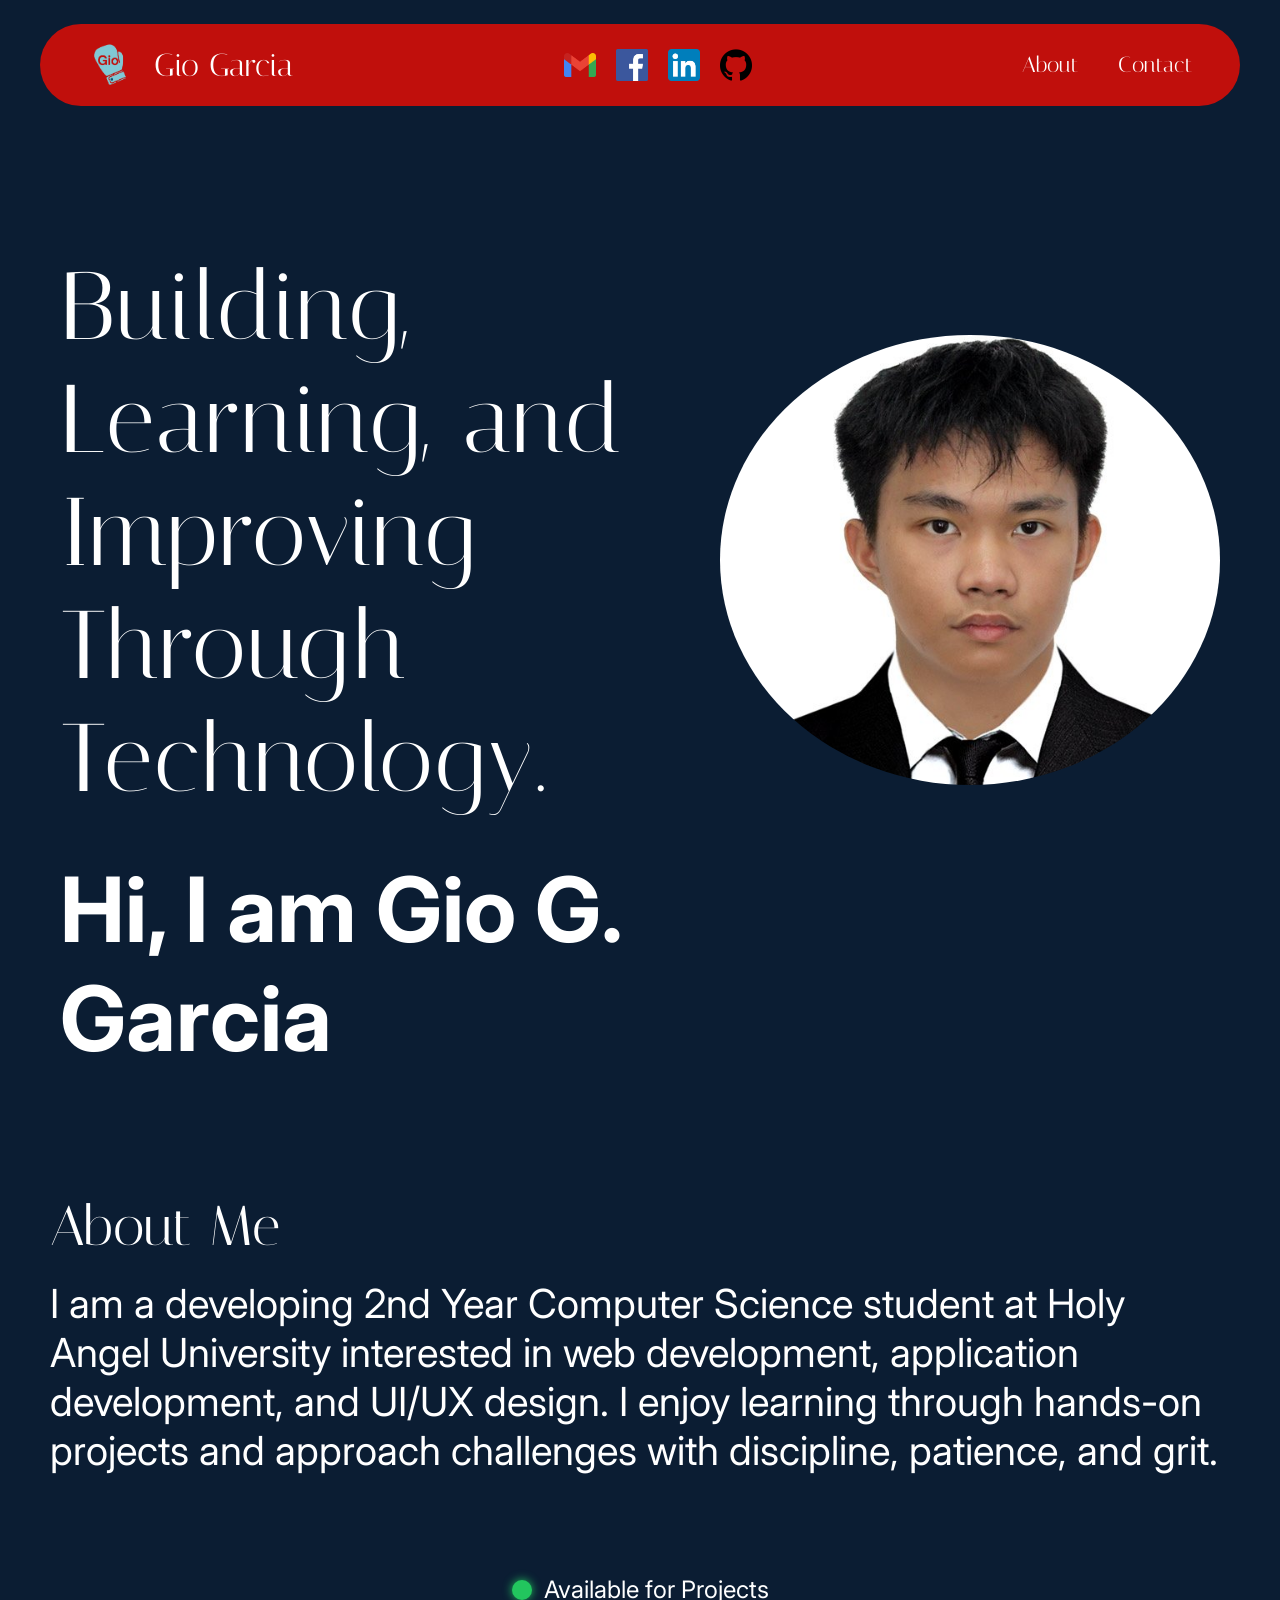
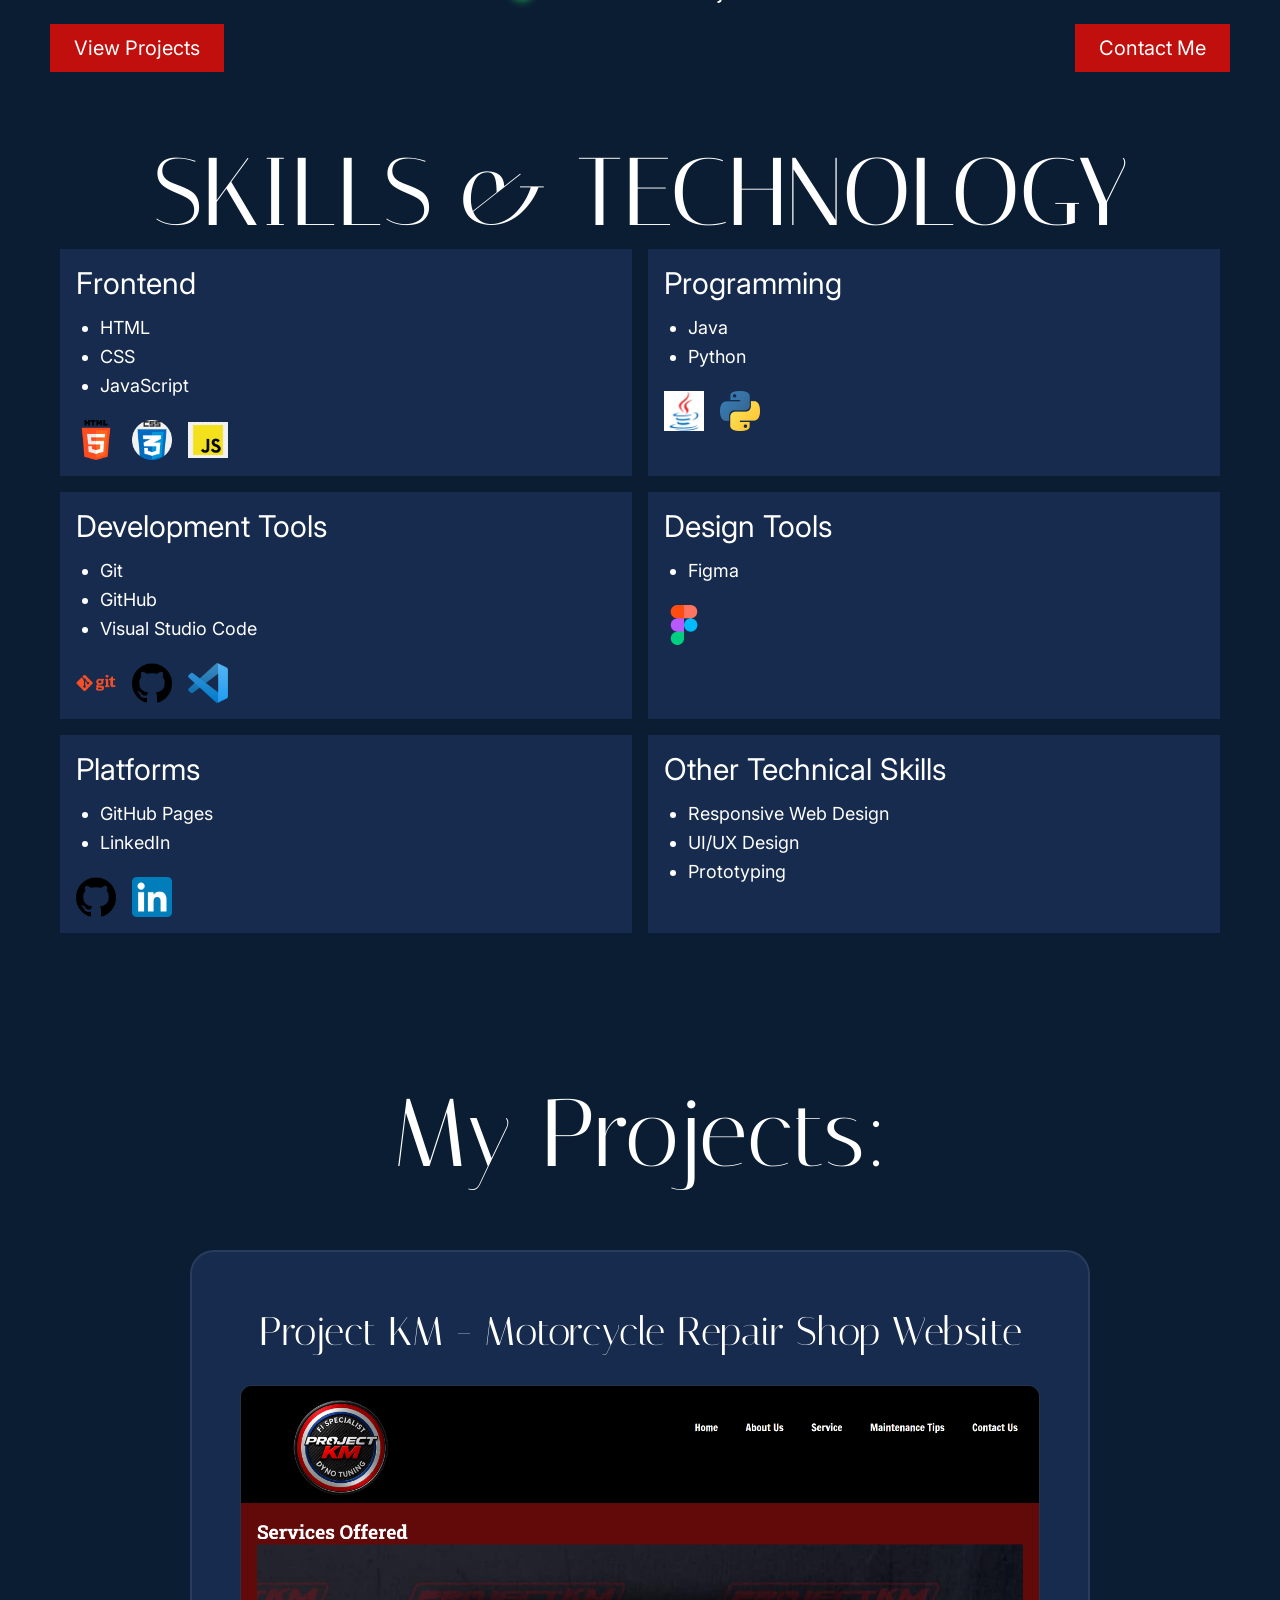
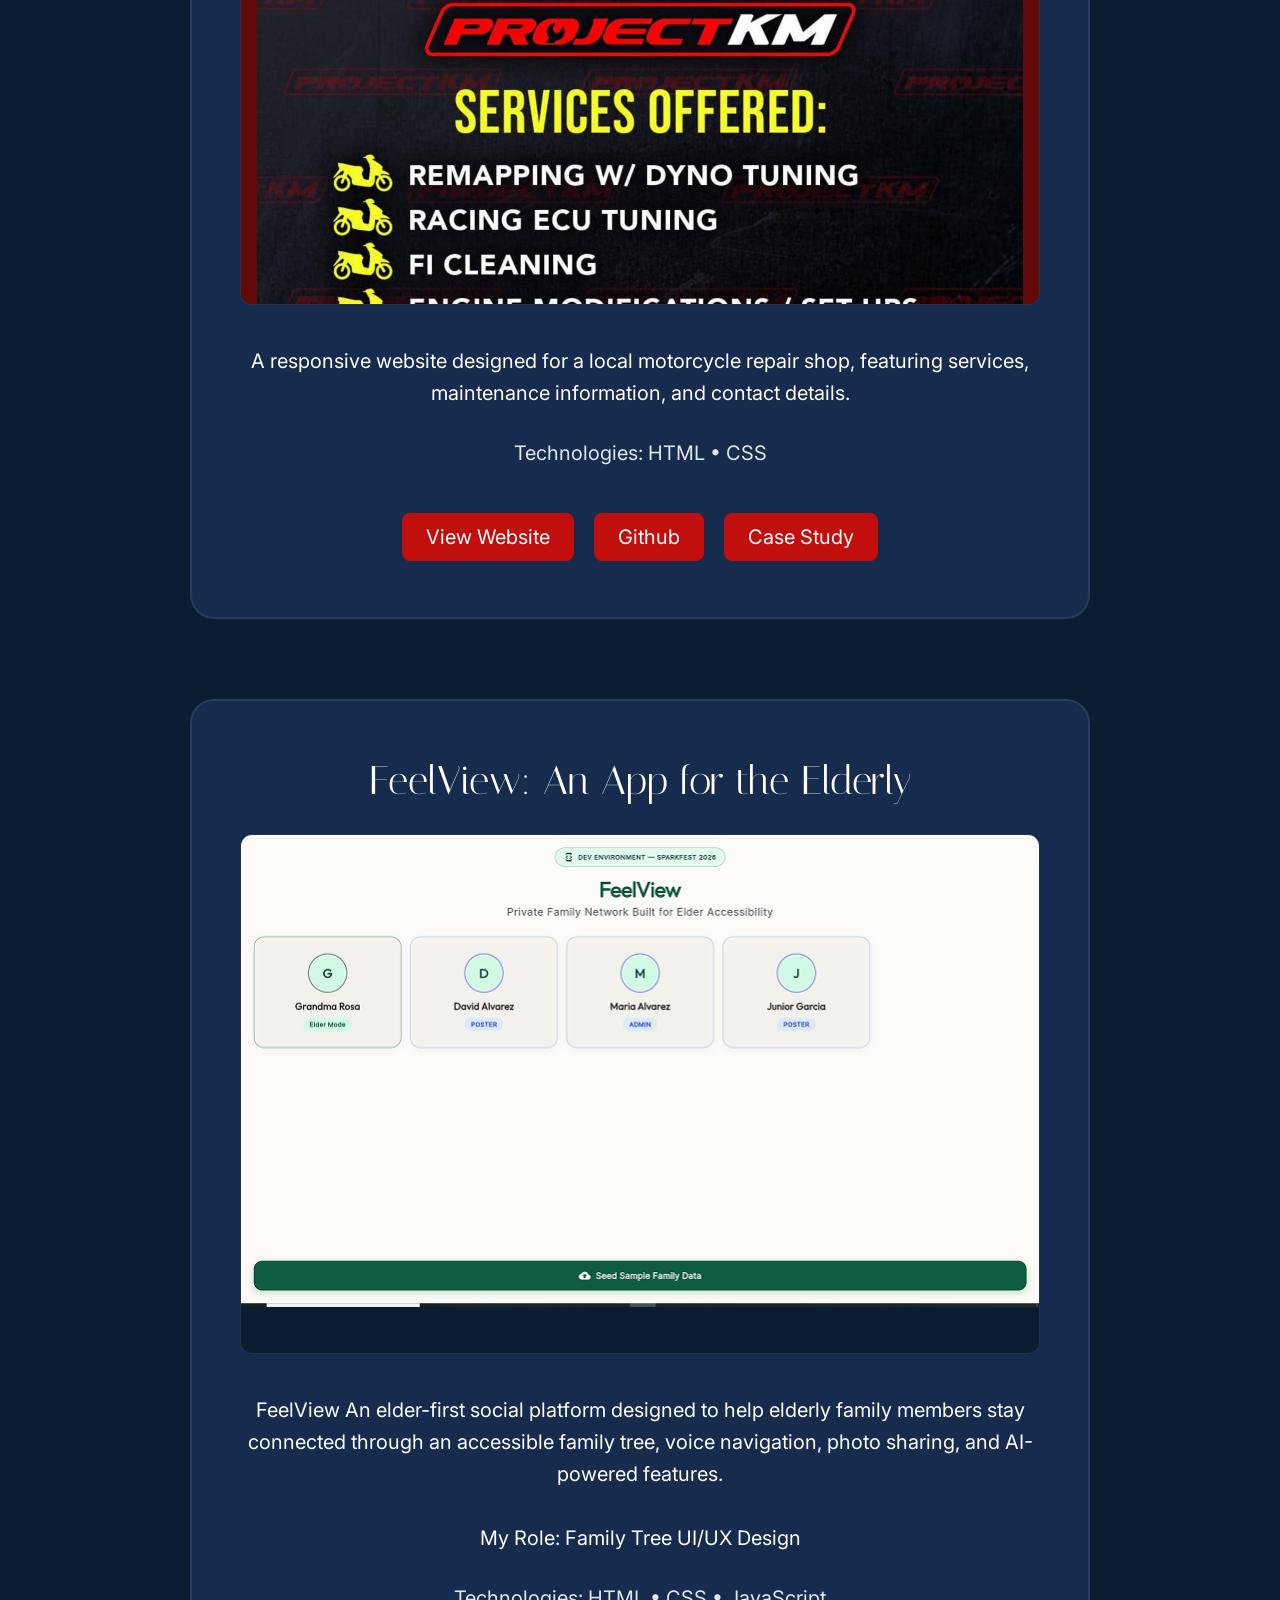
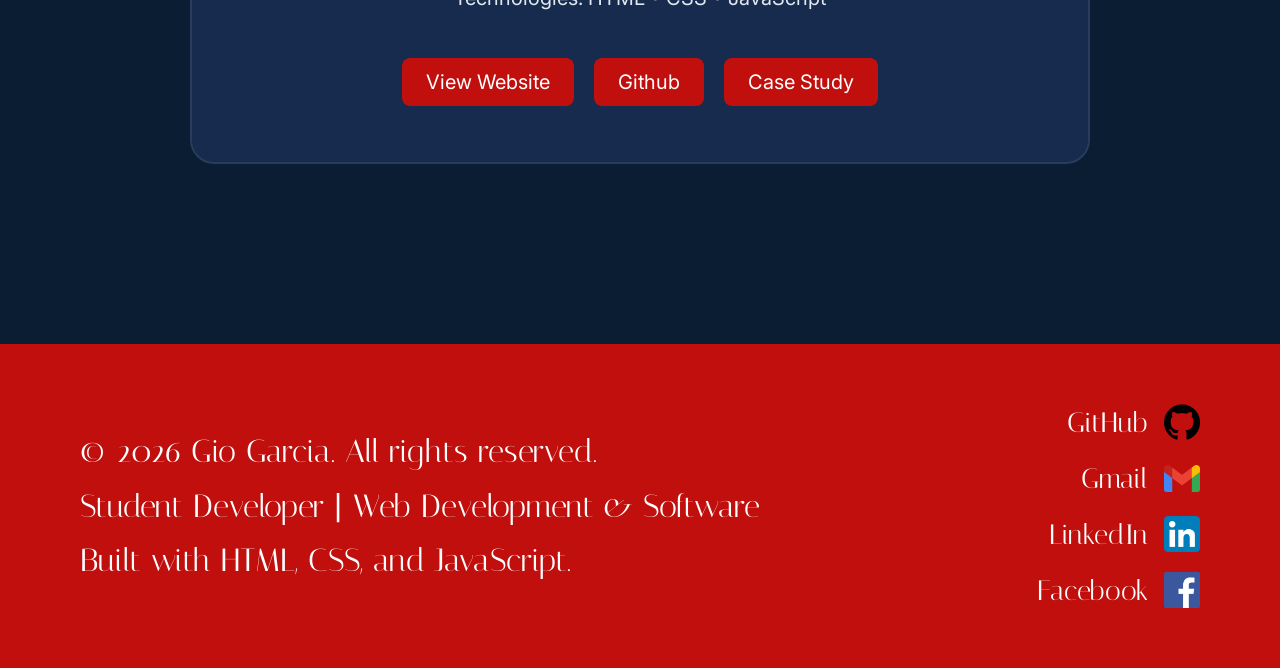
<file: index.html>
<!DOCTYPE html>
<html lang="en">

<head>
    <meta charset="UTF-8">
    <meta name="viewport" content="width=device-width, initial-scale=1.0">

    <title>Gio's Personal Portfolio</title>

    <link rel="preconnect" href="https://fonts.googleapis.com">
    <link rel="preconnect" href="https://fonts.gstatic.com" crossorigin>
    <!-- FONT -->
    <link href="https://fonts.googleapis.com/css2?family=Inter:wght@400&family=Italiana&display=swap" rel="stylesheet">
   
    <link rel="stylesheet" href="css/style.css">
    <script src="js/script.js"></script>
    <button id="backToTop" aria-label="Back to top" title="Back to top">
    ↑
    </button>

</head>

<body>

    <header class="header">

    <nav class="navigation">

        <!-- Logo + Name -->
        <a href="index.html" class="logo-container">
            <img src="img/GIO_LOGO2.png" alt="Gio Logo" class="logo-img">
            <span class="logo-name">Gio Garcia</span>
        </a>

        <!-- Center Social Icons -->
        <div class="nav-socials">
           <a href="https://mail.google.com/mail/?view=cm&fs=1&to=garciagio760@gmail.com"><img src="img/gmail-icon.png" alt="Gmail"></a>
                <a href="https://www.facebook.com/gio.garcia.96199"><img src="img/facebook-icon.png" alt="Facebook"></a>
                <a href="https://www.linkedin.com/in/gio-garcia-95ab38337/" target="_blank"><img src="img/linkedin-icon.png" alt="LinkedIn"></a>
                <a href="https://github.com/Gio31g" target="_blank"><img src="img/github-icon.png" alt="GitHub"></a>
        </div>

        <!-- Right Nav Links -->
        <div class="nav_links">
            <a href="about.html">About</a>
            <a href="contact.html">Contact</a>
        </div>

    </nav>

</header>

    <section class="hero">

        <div class="hero-content">

            <h1>
                Building, Learning, and Improving Through Technology.
            </h1>

            <h2>
                Hi, I am Gio G. Garcia
            </h2>

        </div>

        <div class="hero-image">

            <img src="img/profile_sample.jfif" alt="Gio Garcia">

        </div>

    </section>

    <section class="about-section">

        <h2>
            About Me
        </h2>

        <p class="hero-description">
            I am a developing 2nd Year Computer Science student at Holy Angel University
            interested in web development, application development, and UI/UX design.
            I enjoy learning through hands-on projects and approach challenges with
            discipline, patience, and grit.
        </p>

       <p class="hero-label">
            <span class="status-dot"></span>
            Available for Projects
       </p>

        <div class="hero-buttons">

            <a href="#projects-section" class="button primary-button">
                View Projects
            </a>

            <a href="contact.html" class="button secondary-button">
                Contact Me
            </a>

        </div>

    </section>
        
    <section class="skills-section">

        <div class="section-heading">

            <p class="section-label">
                SKILLS & TECHNOLOGY
            </p>
        </div>


    <div class="skills-grid">

            <!-- Frontend Card -->
            <article class="skill-card">
                <h3>Frontend</h3>
                <ul>
                    <li>HTML</li>
                    <li>CSS</li>
                    <li>JavaScript</li>
                </ul>
                <div class="card-icons">
                    <img src="img/html-icon.png" alt="HTML Icon">
                    <img src="img/css-icon.png" alt="CSS Icon">
                    <img src="img/js-icon.png" alt="JavaScript Icon">
                </div>
            </article>

            <!-- Programming Card -->
            <article class="skill-card">
                <h3>Programming</h3>
                <ul>
                    <li>Java</li>
                    <li>Python</li>
                </ul>
                <div class="card-icons">
                    <img src="img/java-icon.png" alt="Java Icon">
                    <img src="img/python-icon.png" alt="Python Icon">
                </div>
            </article>

            <!-- Development Tools Card -->
            <article class="skill-card">
                <h3>Development Tools</h3>
                <ul>
                    <li>Git</li>
                    <li>GitHub</li>
                    <li>Visual Studio Code</li>
                </ul>
                <div class="card-icons">
                    <img src="img/git-icon.png" alt="Git Icon">
                    <img src="img/github-icon.png" alt="GitHub Icon">
                    <img src="img/vscode-icon.png" alt="VS Code Icon">
                </div>
            </article>

            <!-- Design Tools Card -->
            <article class="skill-card">
                <h3>Design Tools</h3>
                <ul>
                    <li>Figma</li>
                </ul>
                <div class="card-icons">
                    <img src="img/figma-icon.png" alt="Figma Icon">
                </div>
            </article>

            <!-- Platforms Card -->
            <article class="skill-card">
                <h3>Platforms</h3>
                <ul>
                    <li>GitHub Pages</li>
                    <li>LinkedIn</li>
                </ul>
                <div class="card-icons">
                    <img src="img/github-icon.png" alt="GitHub Pages Icon">
                    <img src="img/linkedin-icon.png" alt="LinkedIn Icon">
                </div>
            </article>

            <!-- Other Technical Skills Card -->
            <article class="skill-card">
                <h3>Other Technical Skills</h3>
                <ul>
                    <li>Responsive Web Design</li>
                    <li>UI/UX Design</li>
                    <li>Prototyping</li>
                </ul>
            </article>

        </div>

    </section>
    <section class="projects-section" id="projects-section">

        <div class="section-heading">
            <h2>My Projects:</h2>
        </div>

        <div class="projects-container">

            <!-- Project Card 1 -->
            <article class="project-card">
                <h3 class="project-title">Project KM - Motorcycle Repair Shop Website</h3>
                
                <div class="project-preview">
                    <img src="img/km-about.png" alt="Project KM Preview">
                </div>

                <p class="project-description">
                    A responsive website designed for a local motorcycle repair shop, featuring services, maintenance information, and contact details.
                </p>

                <p class="project-tech">
                    Technologies: HTML • CSS
                </p>

                <div class="project-buttons">
                    <a href="https://gio31g.github.io/project_km/" class="button primary-button" target="_blank">View Website</a>
                    <a href="https://github.com/Gio31g/project_km" class="button primary-button" target="_blank">Github</a>
                    <a href="projectkm.html" class="button primary-button">Case Study</a>
                </div>
            </article>

            <!-- Project Card 2 -->
            <article class="project-card">
                <h3 class="project-title">FeelView: An App for the Elderly</h3>
                
                <div class="project-preview">
                    <img src="img/feelview.png" alt="Project 2 Preview">
                </div>

                <p class="project-description">
                    FeelView
                    An elder-first social platform designed to help elderly family members stay connected through an accessible family tree, voice navigation, photo sharing, and AI-powered features.
                </p>
                <p class="project-description">
                    My Role: Family Tree UI/UX Design
                </p>

                <p class="project-tech">
                    Technologies: HTML • CSS • JavaScript
                </p>

                <div class="project-buttons">
                    <a href="https://feelview-app.vercel.app/?fbclid=IwY2xjawUZ-kJwZG9mA2V4dG4DYWVtAjExAHNydGMGYXBwX2lkATAAAR6mXKx_i61HGpcxgsp5Q2yG4hhKc9D1FfYFqj7hSd8z3Ia-jFPOebE3ZnSZLg_aem_ABEKyY0VtxvBYTTfgWEogg" class="button primary-button" target="_blank">View Website</a>
                    <a href="https://github.com/charusui/FeelView/tree/main" class="button primary-button" target="_blank">Github</a>
                    <a href="feelview.html" class="button primary-button">Case Study</a>
                </div>
            </article>

        </div>

    </section>

    <footer class="footer">

        <div class="footer-content">
            <div class="footer-text">
                <p class="footer-copyright">&copy; 2026 Gio Garcia. All rights reserved.</p>
                <p class="footer-subtitle">Student Developer | Web Development & Software</p>
                <p class="footer-built">Built with HTML, CSS, and JavaScript.</p>
            </div>

            <div class="footer-socials">
                <a href="https://github.com/Gio31g" target="_blank" class="social-link"><span>GitHub</span><img src="img/github-icon.png" alt="GitHub"></a>
                <a href="mailto:garciagio760@gmail.com" class="social-link"><span>Gmail</span><img src="img/gmail-icon.png" alt="Gmail"></a>
                <a href="https://www.linkedin.com/in/gio-garcia-95ab38337/" target="_blank" class="social-link"><span>LinkedIn</span><img src="img/linkedin-icon.png" alt="LinkedIn"></a>
                <a href="https://www.facebook.com/gio.garcia.96199" class="social-link"><span>Facebook</span><img src="img/facebook-icon.png" alt="Facebook"></a>
            </div>
        </div>

    </footer>
   



</body>
</html>
</file>
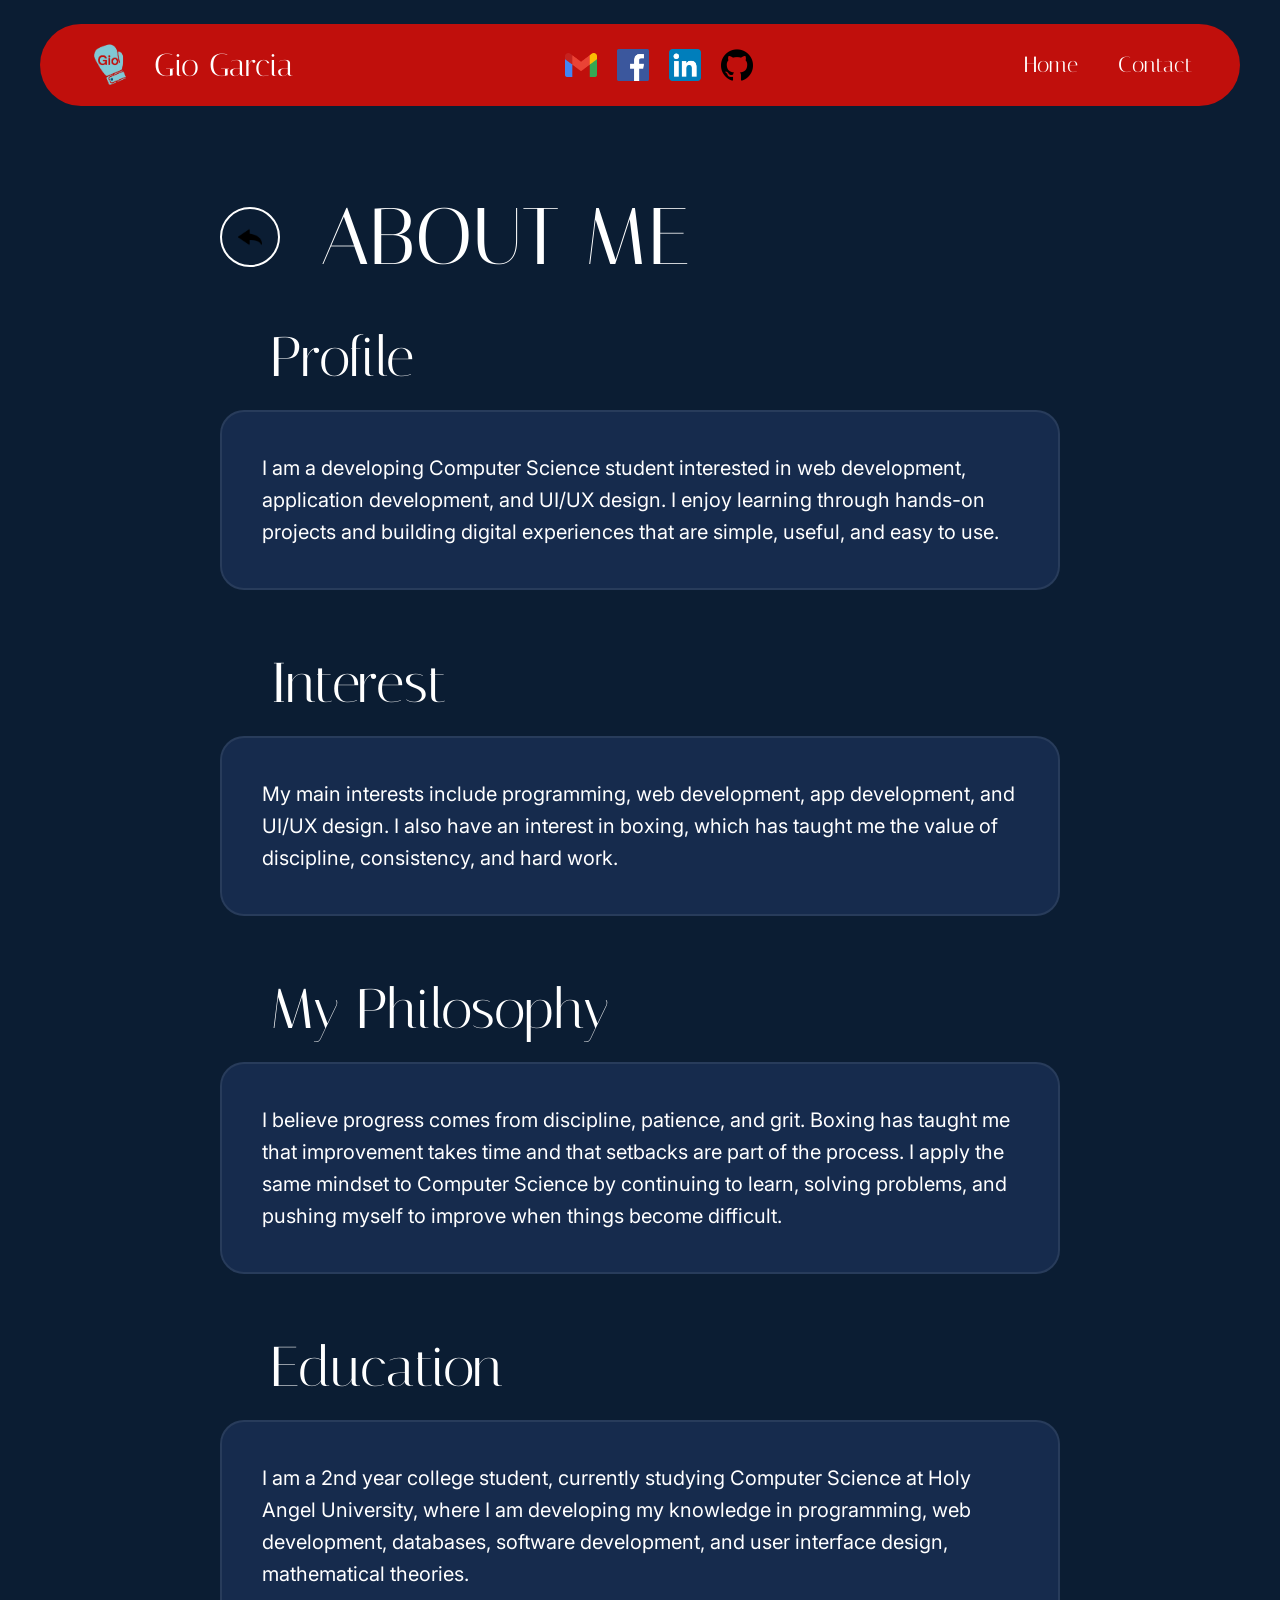
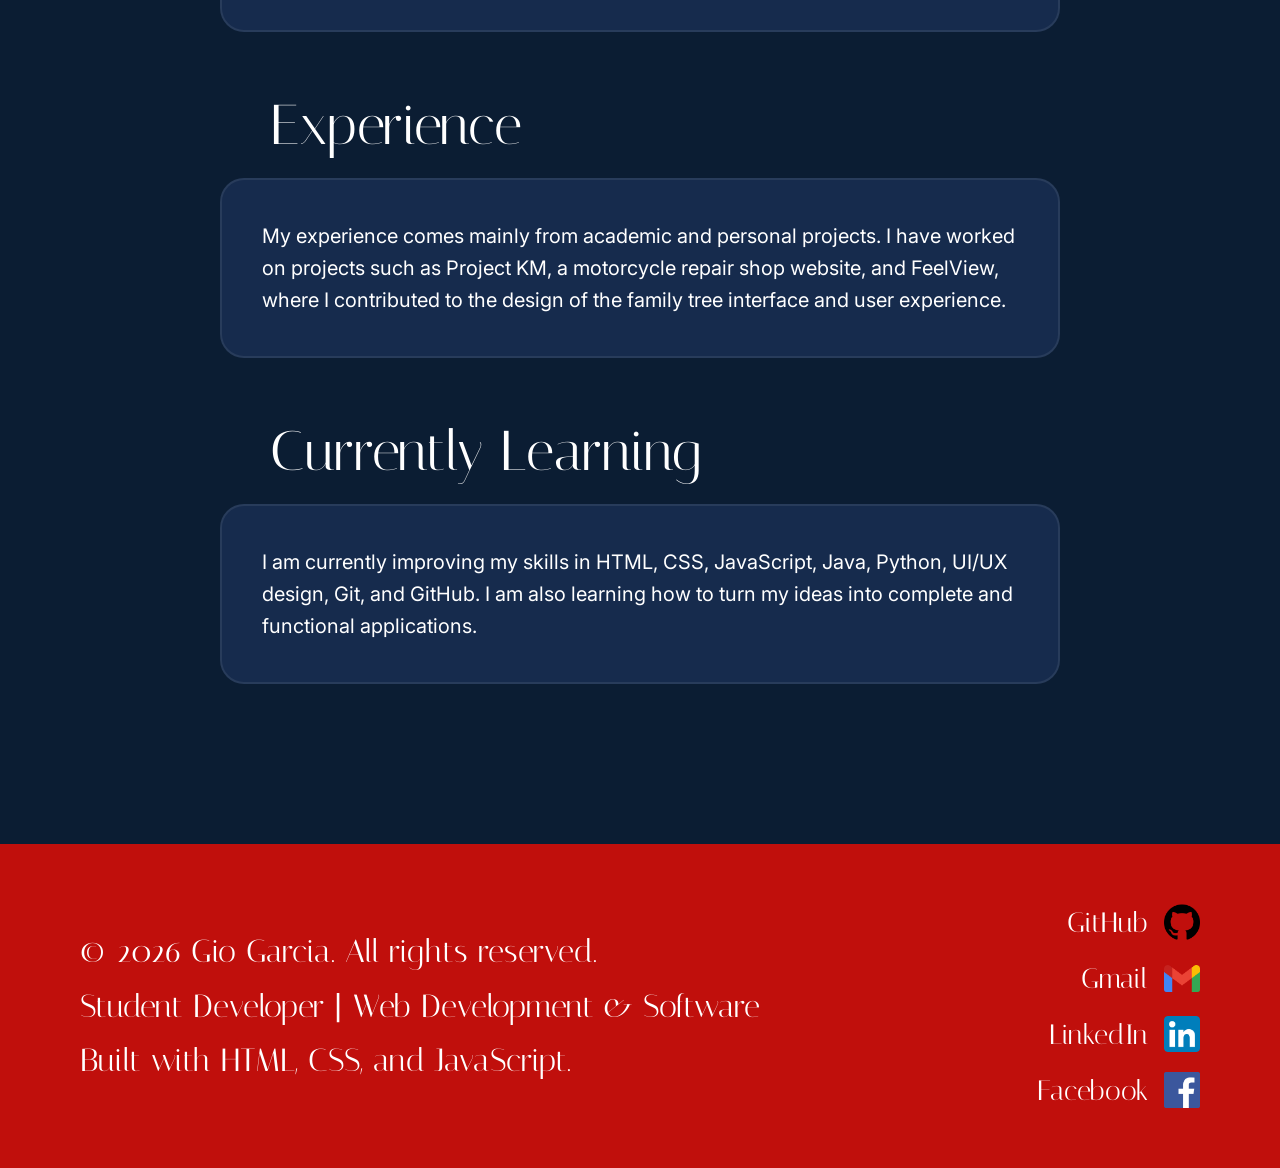
<file: about.html>
<!DOCTYPE html>
<html lang="en">

<head>
    <meta charset="UTF-8">
    <meta name="viewport" content="width=device-width, initial-scale=1.0">
    <title>Gio's Personal Portfolio - About Me</title>
    
    <link rel="preconnect" href="https://fonts.googleapis.com">
    <link rel="preconnect" href="https://fonts.gstatic.com" crossorigin>
    <link href="https://fonts.googleapis.com/css2?family=Inter:wght@400&family=Italiana&display=swap" rel="stylesheet">
    
    <link rel="stylesheet" href="css/style.css">
    <script src="js/script.js"></script>
    <button id="backToTop" aria-label="Back to top" title="Back to top">
        ↑
    </button>

</head>

<body>

    <header class="header">
        <nav class="navigation">
            <a href="index.html" class="logo-container">
                <img src="img/GIO_LOGO2.png" alt="Gio Logo" class="logo-img">
                <span class="logo-name">Gio Garcia</span>
            </a>

            <div class="nav-socials">
                <a href="https://mail.google.com/mail/?view=cm&fs=1&to=garciagio760@gmail.com"><img src="img/gmail-icon.png" alt="Gmail"></a>
                <a href="https://www.facebook.com/gio.garcia.96199"><img src="img/facebook-icon.png" alt="Facebook"></a>
                <a href="https://www.linkedin.com/in/gio-garcia-95ab38337/" target="_blank"><img src="img/linkedin-icon.png" alt="LinkedIn"></a>
                <a href="https://github.com/Gio31g" target="_blank"><img src="img/github-icon.png" alt="GitHub"></a>
            </div>
            <div class="nav_links">
                <a href="index.html">Home</a>
                <a href="contact.html">Contact</a>
            </div>
        </nav>
    </header>

    <main class="about-page">

        <div class="contact-header-container">
            <a href="index.html" class="back-button">
                <img src="img/back-icon.png" alt="Back">
            </a>
            <h1 class="contact-main-title">ABOUT ME</h1>
        </div>

        <div class="about-container">

            <section class="about-section">
                <h2>Profile</h2>
                <div class="about-card">
                    <p>I am a developing Computer Science student interested in web development, application development, and UI/UX design. I enjoy learning through hands-on projects and building digital experiences that are simple, useful, and easy to use.</p>
                </div>
            </section>

            <section class="about-section">
                <h2>Interest</h2>
                <div class="about-card">
                    <p>My main interests include programming, web development, app development, and UI/UX design. I also have an interest in boxing, which has taught me the value of discipline, consistency, and hard work.</p>
                </div>
            </section>

            <section class="about-section">
                <h2>My Philosophy</h2>
                <div class="about-card">
                    <p>I believe progress comes from discipline, patience, and grit. Boxing has taught me that improvement takes time and that setbacks are part of the process. I apply the same mindset to Computer Science by continuing to learn, solving problems, and pushing myself to improve when things become difficult.</p>
                </div>
            </section>

            <section class="about-section">
                <h2>Education</h2>
                <div class="about-card">
                    <p>I am a 2nd year college student, currently studying Computer Science at Holy Angel University, where I am developing my knowledge in programming, web development, databases, software development, and user interface design, mathematical theories.</p>
                </div>
            </section>

            <section class="about-section">
                <h2>Experience</h2>
                <div class="about-card">
                    <p>My experience comes mainly from academic and personal projects. I have worked on projects such as Project KM, a motorcycle repair shop website, and FeelView, where I contributed to the design of the family tree interface and user experience.</p>
                </div>
            </section>

            <section class="about-section">
                <h2>Currently Learning</h2>
                <div class="about-card">
                    <p>I am currently improving my skills in HTML, CSS, JavaScript, Java, Python, UI/UX design, Git, and GitHub. I am also learning how to turn my ideas into complete and functional applications.</p>
                </div>
            </section>

        </div>

    </main>

    <footer class="footer">
        <div class="footer-content">
            <div class="footer-text">
                <p class="footer-copyright">&copy; 2026 Gio Garcia. All rights reserved.</p>
                <p class="footer-subtitle">Student Developer | Web Development & Software</p>
                <p class="footer-built">Built with HTML, CSS, and JavaScript.</p>
            </div>

            <div class="footer-socials">
                <a href="https://github.com/Gio31g" target="_blank" class="social-link"><span>GitHub</span><img src="img/github-icon.png" alt="GitHub"></a>
                <a href="mailto:garciagio760@gmail.com" class="social-link"><span>Gmail</span><img src="img/gmail-icon.png" alt="Gmail"></a>
                <a href="https://www.linkedin.com/in/gio-garcia-95ab38337/" target="_blank" class="social-link"><span>LinkedIn</span><img src="img/linkedin-icon.png" alt="LinkedIn"></a>
                <a href="https://www.facebook.com/gio.garcia.96199" class="social-link"><span>Facebook</span><img src="img/facebook-icon.png" alt="Facebook"></a>
            </div>
        </div>
    </footer>

</body>
</html>
</file>
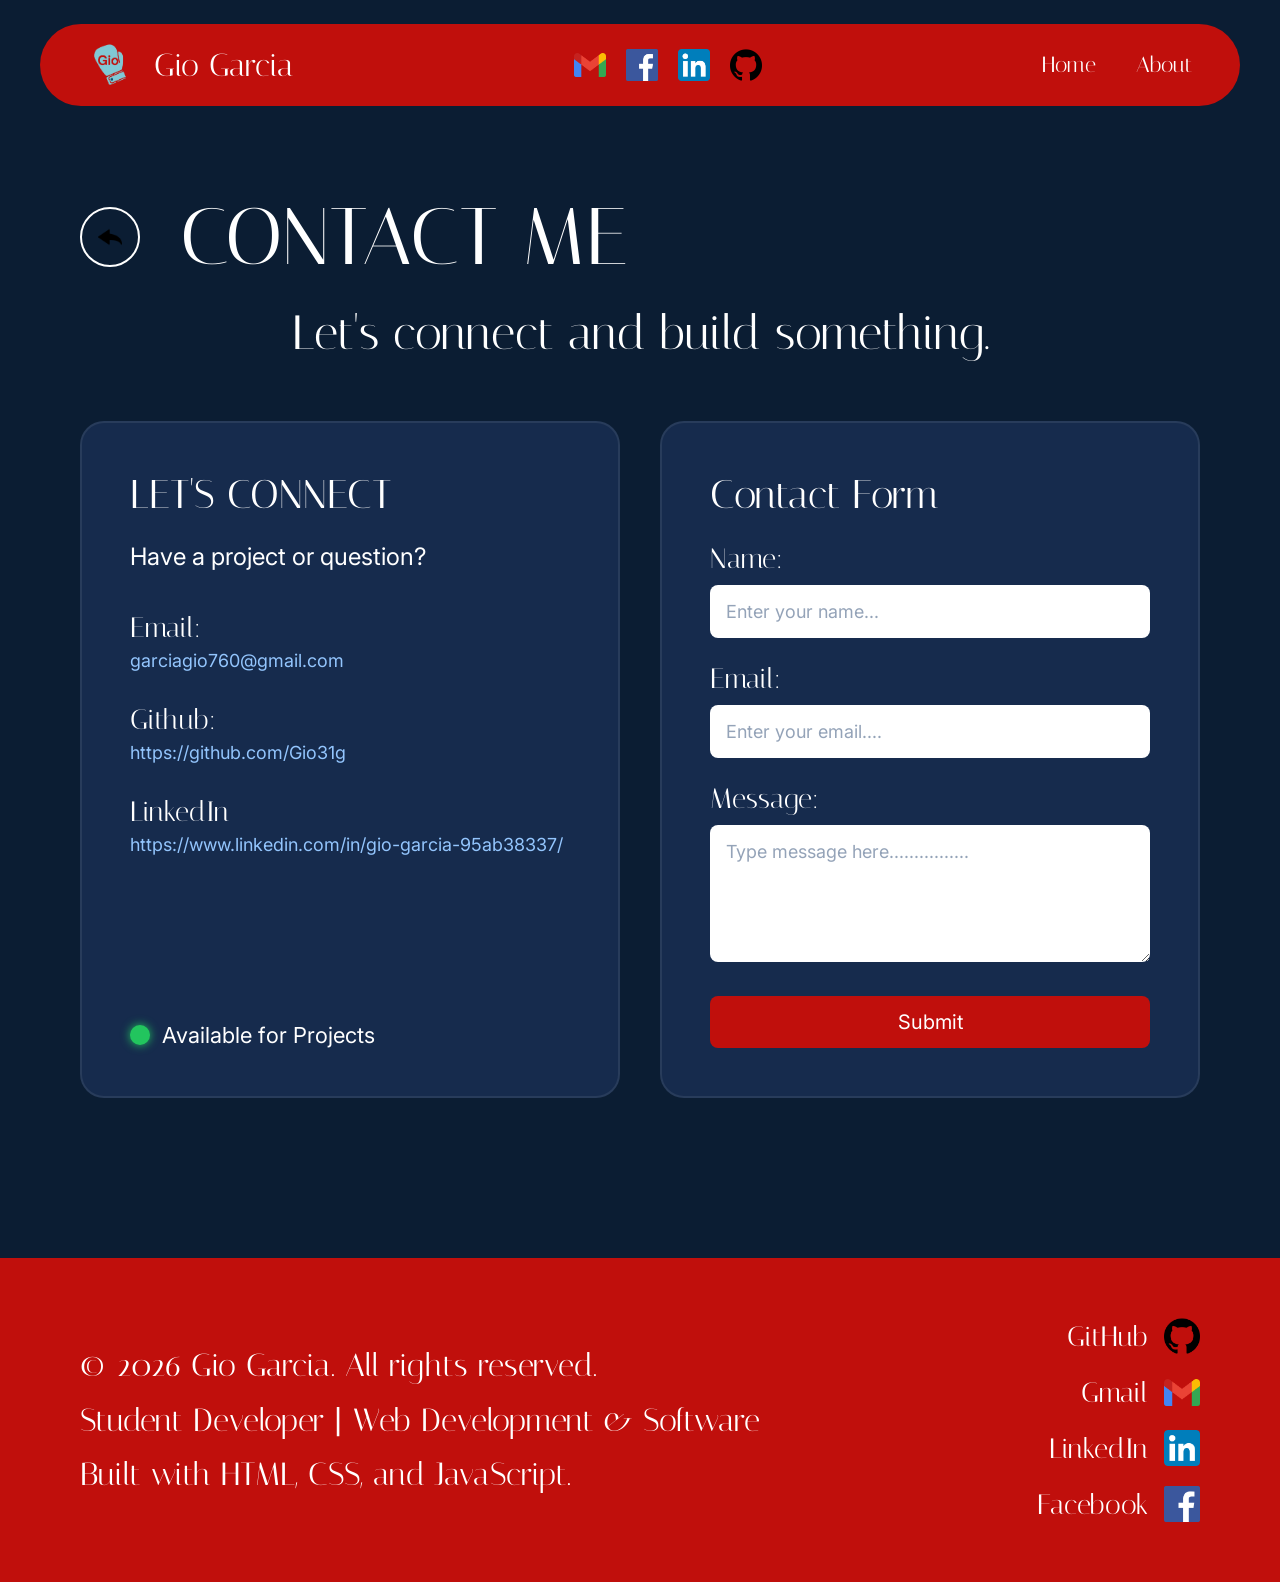
<file: contact.html>
<!DOCTYPE html>
<html lang="en">

<head>
    <meta charset="UTF-8">
    <meta name="viewport" content="width=device-width, initial-scale=1.0">
    <title>Gio's Personal Portfolio - Contact</title>
    
    <link rel="preconnect" href="https://fonts.googleapis.com">
    <link rel="preconnect" href="https://fonts.gstatic.com" crossorigin>
    <link href="https://fonts.googleapis.com/css2?family=Inter:wght@400&family=Italiana&display=swap" rel="stylesheet">
    
    <link rel="stylesheet" href="css/style.css">
    
</head>

<body>

    <header class="header">
        <nav class="navigation">
            <a href="index.html" class="logo-container">
                <img src="img/GIO_LOGO2.png" alt="Gio Logo" class="logo-img">
                <span class="logo-name">Gio Garcia</span>
            </a>

            <div class="nav-socials">
               <a href="https://mail.google.com/mail/?view=cm&fs=1&to=garciagio760@gmail.com"><img src="img/gmail-icon.png" alt="Gmail"></a>
                <a href="https://www.facebook.com/gio.garcia.96199"><img src="img/facebook-icon.png" alt="Facebook"></a>
                <a href="https://www.linkedin.com/in/gio-garcia-95ab38337/" target="_blank"><img src="img/linkedin-icon.png" alt="LinkedIn"></a>
                <a href="https://github.com/Gio31g" target="_blank"><img src="img/github-icon.png" alt="GitHub"></a>
            </div>

            <div class="nav_links">
                <a href="index.html">Home</a>
                <a href="about.html">About</a>
            </div>
        </nav>
    </header>

    <main class="contact-page">

        <div class="contact-header-container">
            <a href="index.html" class="back-button">
                <img src="img/back-icon.png" alt="Back">
            </a>
            <h1 class="contact-main-title">CONTACT ME</h1>
        </div>

        <p class="contact-subtitle">Let's connect and build something.</p>

        <div class="contact-container">

            <!-- Left Info Card -->
            <div class="contact-info-card">
                <h2>LET'S CONNECT</h2>
                <p class="contact-prompt">Have a project or question?</p>

                <div class="contact-detail">
                    <span class="detail-label">Email:</span>
                    <a href="mailto:garciagio760@gmail.com" class="detail-value">garciagio760@gmail.com</a>
                </div>

                <div class="contact-detail">
                    <span class="detail-label">Github:</span>
                    <a href="https://github.com/Gio31g" target="_blank" class="detail-value">https://github.com/Gio31g</a>
                </div>

                <div class="contact-detail">
                    <span class="detail-label">LinkedIn</span>
                    <a href="https://www.linkedin.com/in/gio-garcia-95ab38337/" target="_blank" class="detail-value">https://www.linkedin.com/in/gio-garcia-95ab38337/</a>
                </div>

                <div class="availability-badge">
                    <span class="status-dot"></span>
                    <span>Available for Projects</span>
                </div>
            </div>

            <!-- Right Form Card -->
            <form id="contactForm" class="contact-form-card" action="#" method="POST">
                <h2>Contact Form</h2>

                <div class="form-group">
                    <label for="name">Name:</label>
                    <input type="text" id="name" name="name" placeholder="Enter your name..." required>
                </div>

                <div class="form-group">
                    <label for="email">Email:</label>
                    <input type="email" id="email" name="email" placeholder="Enter your email...." required>
                </div>

                <div class="form-group">
                    <label for="message">Message:</label>
                    <textarea id="message" name="message" rows="5" placeholder="Type message here................" required></textarea>
                </div>

                <button type="submit" class="button submit-button">Submit</button>
            </form>

        </div>

    </main>

    <footer class="footer">
        <div class="footer-content">
            <div class="footer-text">
                <p class="footer-copyright">&copy; 2026 Gio Garcia. All rights reserved.</p>
                <p class="footer-subtitle">Student Developer | Web Development & Software</p>
                <p class="footer-built">Built with HTML, CSS, and JavaScript.</p>
            </div>

            <div class="footer-socials">
                <a href="https://github.com/Gio31g" target="_blank" class="social-link"><span>GitHub</span><img src="img/github-icon.png" alt="GitHub"></a>
                <a href="mailto:garciagio760@gmail.com" class="social-link"><span>Gmail</span><img src="img/gmail-icon.png" alt="Gmail"></a>
                <a href="https://www.linkedin.com/in/gio-garcia-95ab38337/" target="_blank" class="social-link"><span>LinkedIn</span><img src="img/linkedin-icon.png" alt="LinkedIn"></a>
                <a href="https://www.facebook.com/gio.garcia.96199" class="social-link"><span>Facebook</span><img src="img/facebook-icon.png" alt="Facebook"></a>
            </div>
        </div>
    </footer>
    <script src="js/script.js"></script>
</body>
</html>
</file>
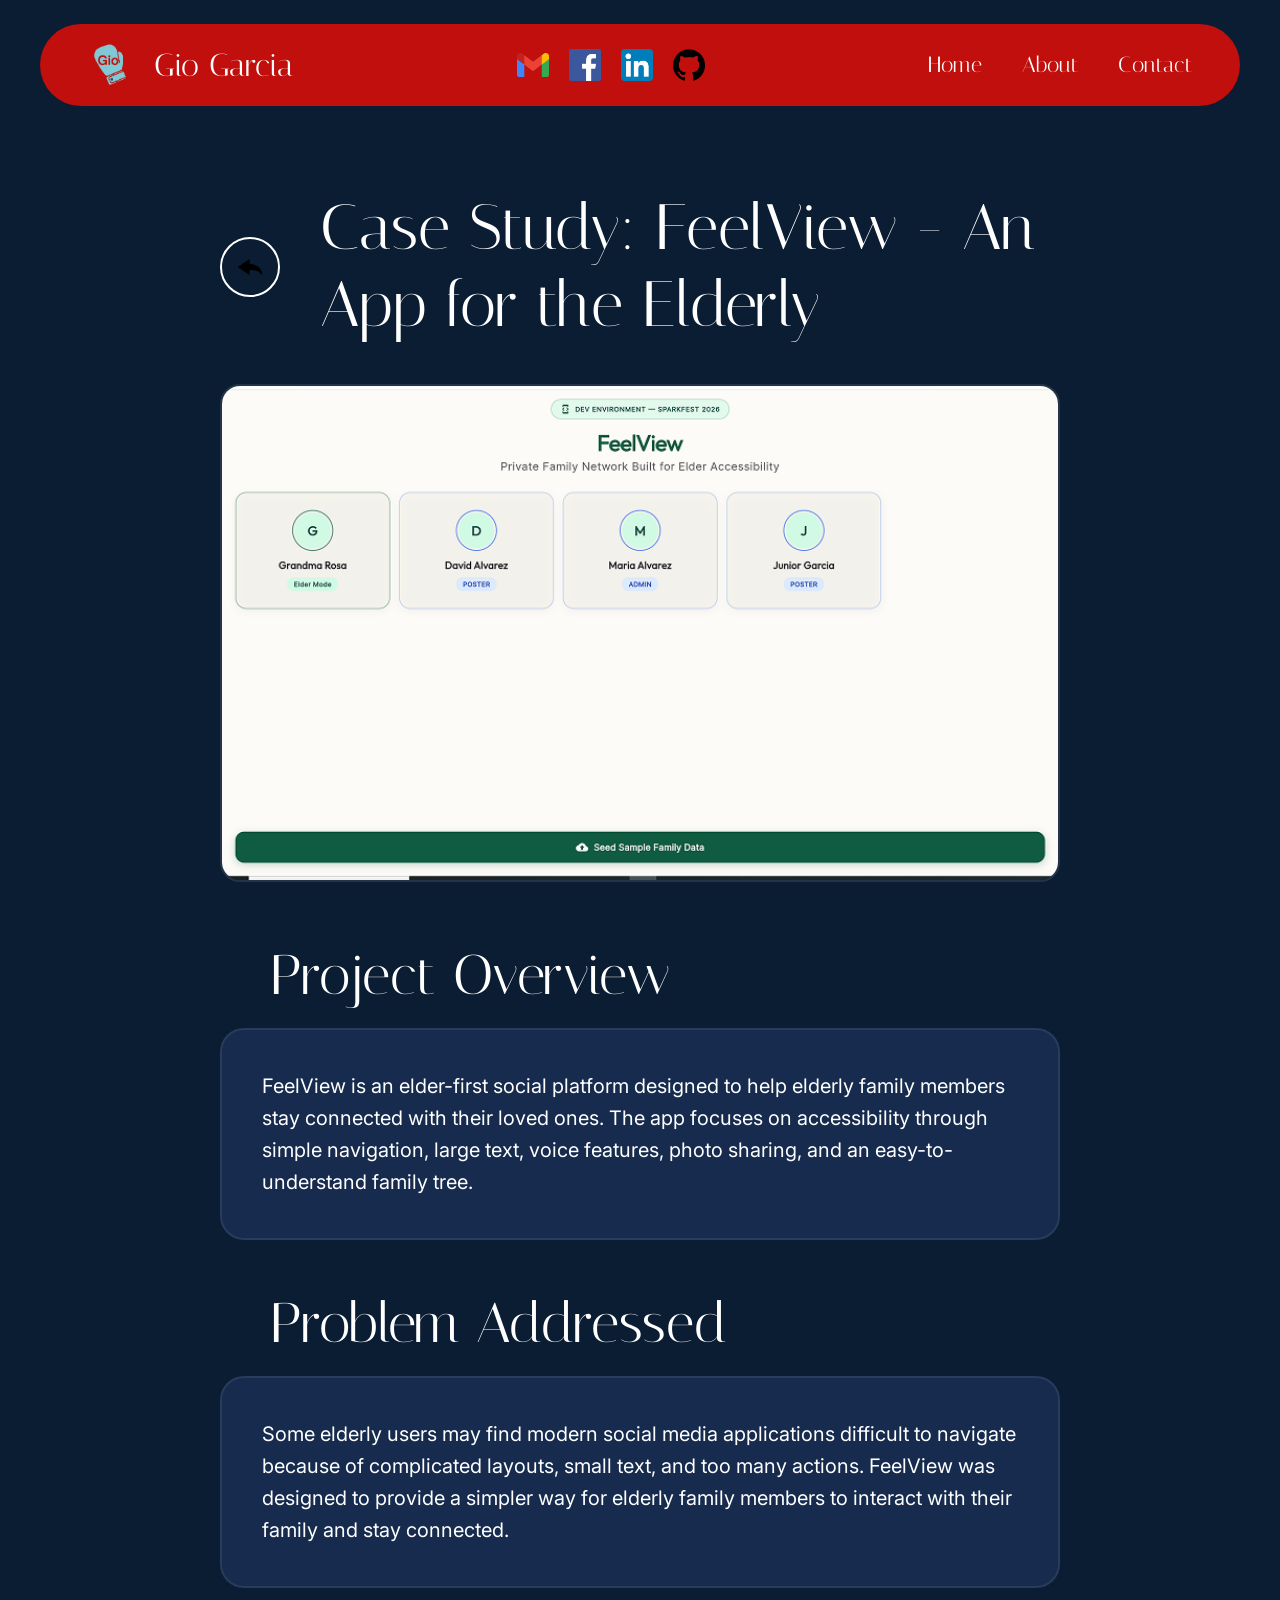
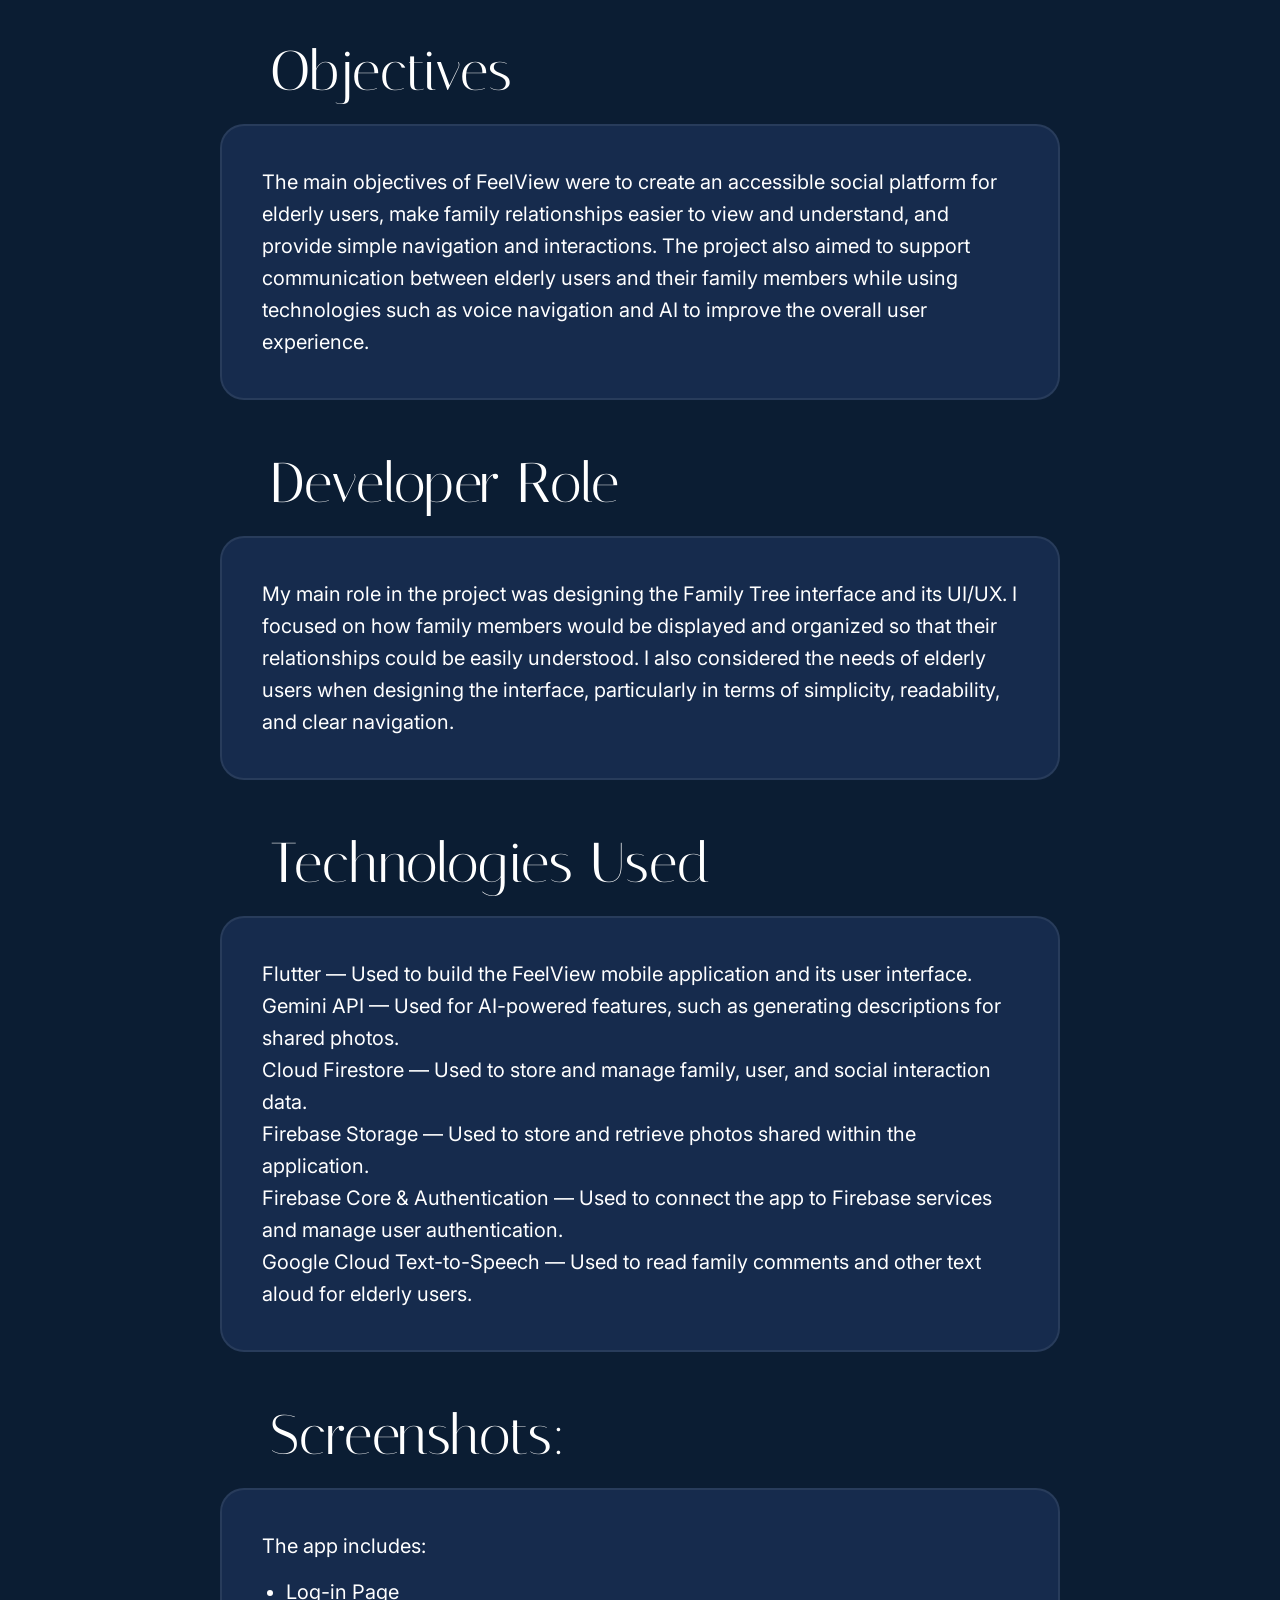
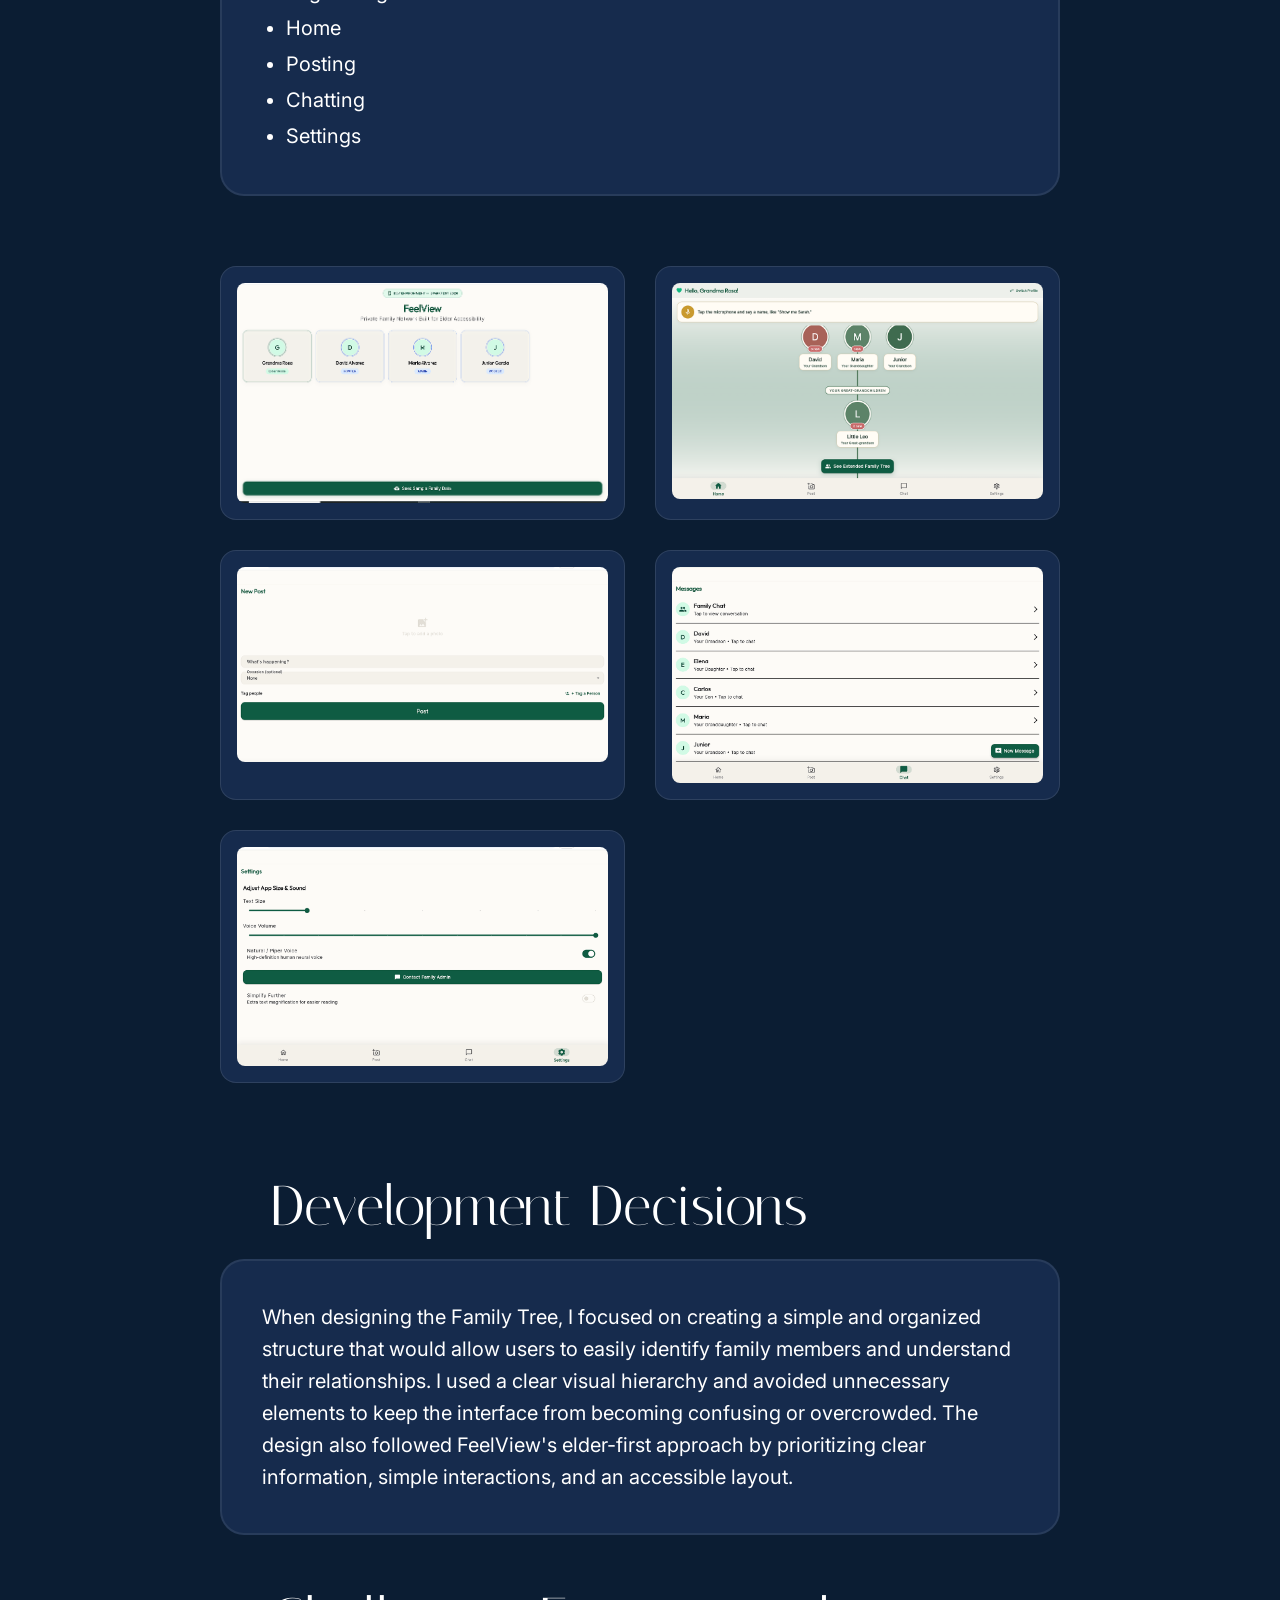
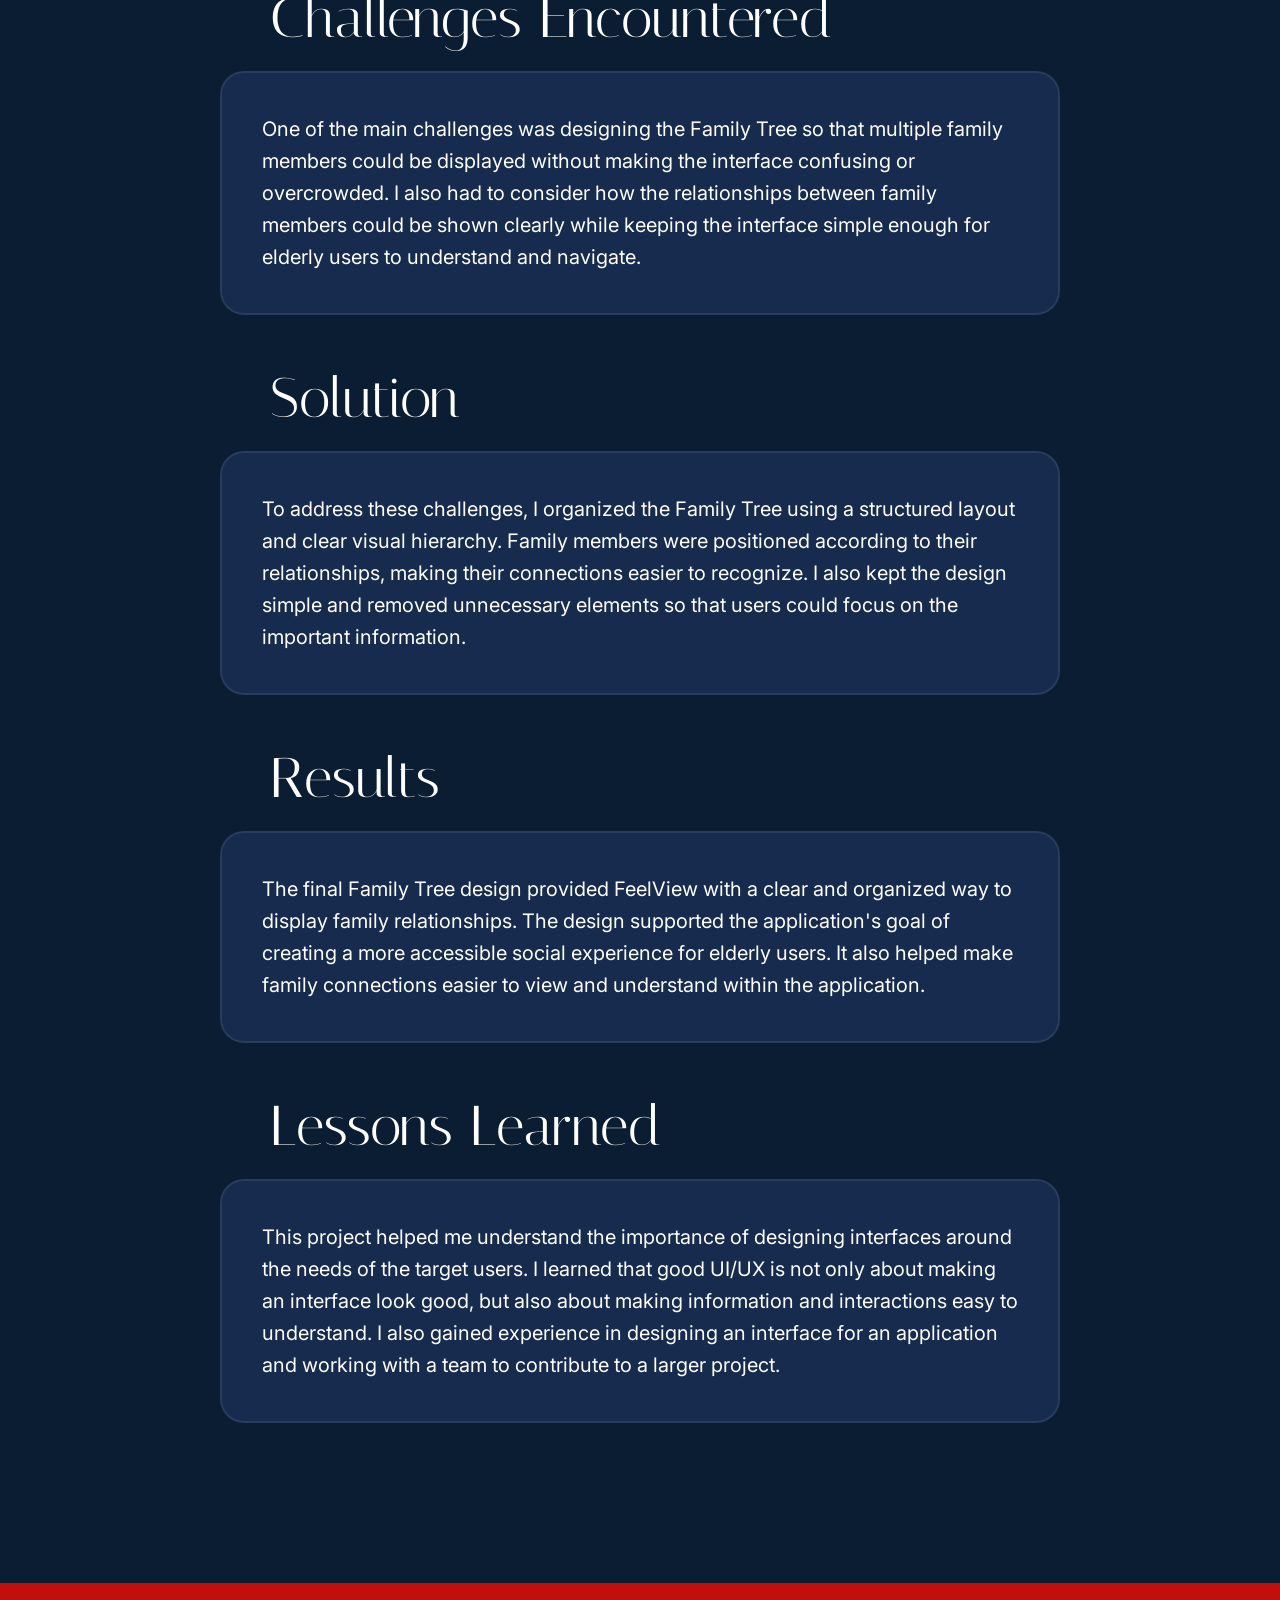
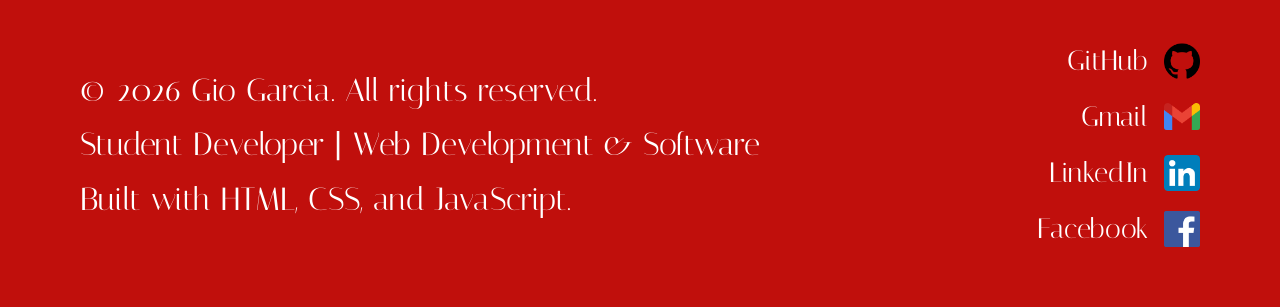
<file: feelview.html>
<!DOCTYPE html>
<html lang="en">

<head>
    <meta charset="UTF-8">
    <meta name="viewport" content="width=device-width, initial-scale=1.0">
    <title>Case Study: FeelView - Gio Garcia</title>
    
    <link rel="preconnect" href="https://fonts.googleapis.com">
    <link rel="preconnect" href="https://fonts.gstatic.com" crossorigin>
    <link href="https://fonts.googleapis.com/css2?family=Inter:wght@400&family=Italiana&display=swap" rel="stylesheet">
    
    <link rel="stylesheet" href="css/style.css">
    <script src="js/script.js"></script>
    <button id="backToTop" aria-label="Back to top" title="Back to top">
        ↑
    </button>

</head>

<body>

    <header class="header">
        <nav class="navigation">
            <a href="index.html" class="logo-container">
                <img src="img/GIO_LOGO2.png" alt="Gio Logo" class="logo-img">
                <span class="logo-name">Gio Garcia</span>
            </a>

            <div class="nav-socials">
                <a href="https://mail.google.com/mail/?view=cm&fs=1&to=garciagio760@gmail.com"><img src="img/gmail-icon.png" alt="Gmail"></a>
                <a href="https://www.facebook.com/gio.garcia.96199"><img src="img/facebook-icon.png" alt="Facebook"></a>
                <a href="https://www.linkedin.com/in/gio-garcia-95ab38337/" target="_blank"><img src="img/linkedin-icon.png" alt="LinkedIn"></a>
                <a href="https://github.com/Gio31g" target="_blank"><img src="img/github-icon.png" alt="GitHub"></a>
            </div>

            <div class="nav_links">
                <a href="index.html">Home</a>
                <a href="about.html">About</a>
                <a href="contact.html">Contact</a>
            </div>
        </nav>
    </header>

    <main class="case-study-page">

        <div class="contact-header-container">
            <a href="index.html" class="back-button">
                <img src="img/back-icon.png" alt="Back">
            </a>
            <h1 class="case-study-title">Case Study: FeelView - An App for the Elderly</h1>
        </div>

        <div class="case-study-hero">
            <img src="img/feelview.png" alt="FeelView Hero Screenshot">
        </div>

        <div class="case-study-container">

            <section class="about-section">
                <h2>Project Overview</h2>
                <div class="about-card">
                    <p>FeelView is an elder-first social platform designed to help elderly family members stay connected with their loved ones. The app focuses on accessibility through simple navigation, large text, voice features, photo sharing, and an easy-to-understand family tree.</p>
                </div>
            </section>

            <section class="about-section">
                <h2>Problem Addressed</h2>
                <div class="about-card">
                    <p>Some elderly users may find modern social media applications difficult to navigate because of complicated layouts, small text, and too many actions. FeelView was designed to provide a simpler way for elderly family members to interact with their family and stay connected.</p>
                </div>
            </section>

            <section class="about-section">
                <h2>Objectives</h2>
                <div class="about-card">
                    <p>The main objectives of FeelView were to create an accessible social platform for elderly users, make family relationships easier to view and understand, and provide simple navigation and interactions. The project also aimed to support communication between elderly users and their family members while using technologies such as voice navigation and AI to improve the overall user experience.</p>
                </div>
            </section>

            <section class="about-section">
                <h2>Developer Role</h2>
                <div class="about-card">
                    <p>My main role in the project was designing the Family Tree interface and its UI/UX. I focused on how family members would be displayed and organized so that their relationships could be easily understood. I also considered the needs of elderly users when designing the interface, particularly in terms of simplicity, readability, and clear navigation.</p>
                </div>
            </section>

            <section class="about-section">
                <h2>Technologies Used</h2>
                <div class="about-card">
                    <p>Flutter — Used to build the FeelView mobile application and its user interface.<br>
Gemini API — Used for AI-powered features, such as generating descriptions for shared photos.<br>
Cloud Firestore — Used to store and manage family, user, and social interaction data.<br>
Firebase Storage — Used to store and retrieve photos shared within the application.<br>
Firebase Core & Authentication — Used to connect the app to Firebase services and manage user authentication.<br>
Google Cloud Text-to-Speech — Used to read family comments and other text aloud for elderly users.</p>
                </div>
            </section>

            <section class="about-section">
                <h2>Screenshots:</h2>
                <div class="about-card">
                    <p>The app includes:</p>
                    <ul class="screenshots-list">
                        <li>Log-in Page</li>
                        <li>Home</li>
                        <li>Posting</li>
                        <li>Chatting</li>
                        <li>Settings</li>
                    </ul>
                </div>
            </section>

            <div class="screenshots-grid">
                <div class="screenshot-card">
                    <img src="img/feelview.png" alt="FeelView Dashboard">
                </div>
                <div class="screenshot-card">
                    <img src="img/fv-tree.png" alt="FeelView Tree Interface">
                </div>
                <div class="screenshot-card">
                    <img src="img/fv-post.png" alt="FeelView Post">
                </div>
                <div class="screenshot-card">
                    <img src="img/fv-message.png" alt="FeelView Messaging">
                </div>
                <div class="screenshot-card">
                    <img src="img/fv-settings.png" alt="FeelView Settings">
                </div>
            </div>

            <section class="about-section">
                <h2>Development Decisions</h2>
                <div class="about-card">
                    <p>When designing the Family Tree, I focused on creating a simple and organized structure that would allow users to easily identify family members and understand their relationships. I used a clear visual hierarchy and avoided unnecessary elements to keep the interface from becoming confusing or overcrowded. The design also followed FeelView's elder-first approach by prioritizing clear information, simple interactions, and an accessible layout.</p>
                </div>
            </section>

            <section class="about-section">
                <h2>Challenges Encountered</h2>
                <div class="about-card">
                    <p>One of the main challenges was designing the Family Tree so that multiple family members could be displayed without making the interface confusing or overcrowded. I also had to consider how the relationships between family members could be shown clearly while keeping the interface simple enough for elderly users to understand and navigate.</p>
                </div>
            </section>

            <section class="about-section">
                <h2>Solution</h2>
                <div class="about-card">
                    <p>To address these challenges, I organized the Family Tree using a structured layout and clear visual hierarchy. Family members were positioned according to their relationships, making their connections easier to recognize. I also kept the design simple and removed unnecessary elements so that users could focus on the important information.</p>
                </div>
            </section>

            <section class="about-section">
                <h2>Results</h2>
                <div class="about-card">
                    <p>The final Family Tree design provided FeelView with a clear and organized way to display family relationships. The design supported the application's goal of creating a more accessible social experience for elderly users. It also helped make family connections easier to view and understand within the application.</p>
                </div>
            </section>

            <section class="about-section">
                <h2>Lessons Learned</h2>
                <div class="about-card">
                    <p>This project helped me understand the importance of designing interfaces around the needs of the target users. I learned that good UI/UX is not only about making an interface look good, but also about making information and interactions easy to understand. I also gained experience in designing an interface for an application and working with a team to contribute to a larger project.</p>
                </div>
            </section>

        </div>

    </main>

    <footer class="footer">
        <div class="footer-content">
            <div class="footer-text">
                <p class="footer-copyright">&copy; 2026 Gio Garcia. All rights reserved.</p>
                <p class="footer-subtitle">Student Developer | Web Development & Software</p>
                <p class="footer-built">Built with HTML, CSS, and JavaScript.</p>
            </div>

            <div class="footer-socials">
                <a href="https://github.com/Gio31g" target="_blank" class="social-link"><span>GitHub</span><img src="img/github-icon.png" alt="GitHub"></a>
                <a href="mailto:garciagio760@gmail.com" class="social-link"><span>Gmail</span><img src="img/gmail-icon.png" alt="Gmail"></a>
                <a href="https://www.linkedin.com/in/gio-garcia-95ab38337/" target="_blank" class="social-link"><span>LinkedIn</span><img src="img/linkedin-icon.png" alt="LinkedIn"></a>
                <a href="https://www.facebook.com/gio.garcia.96199" class="social-link"><span>Facebook</span><img src="img/facebook-icon.png" alt="Facebook"></a>
            </div>
        </div>
    </footer>

</body>
</html>
</file>
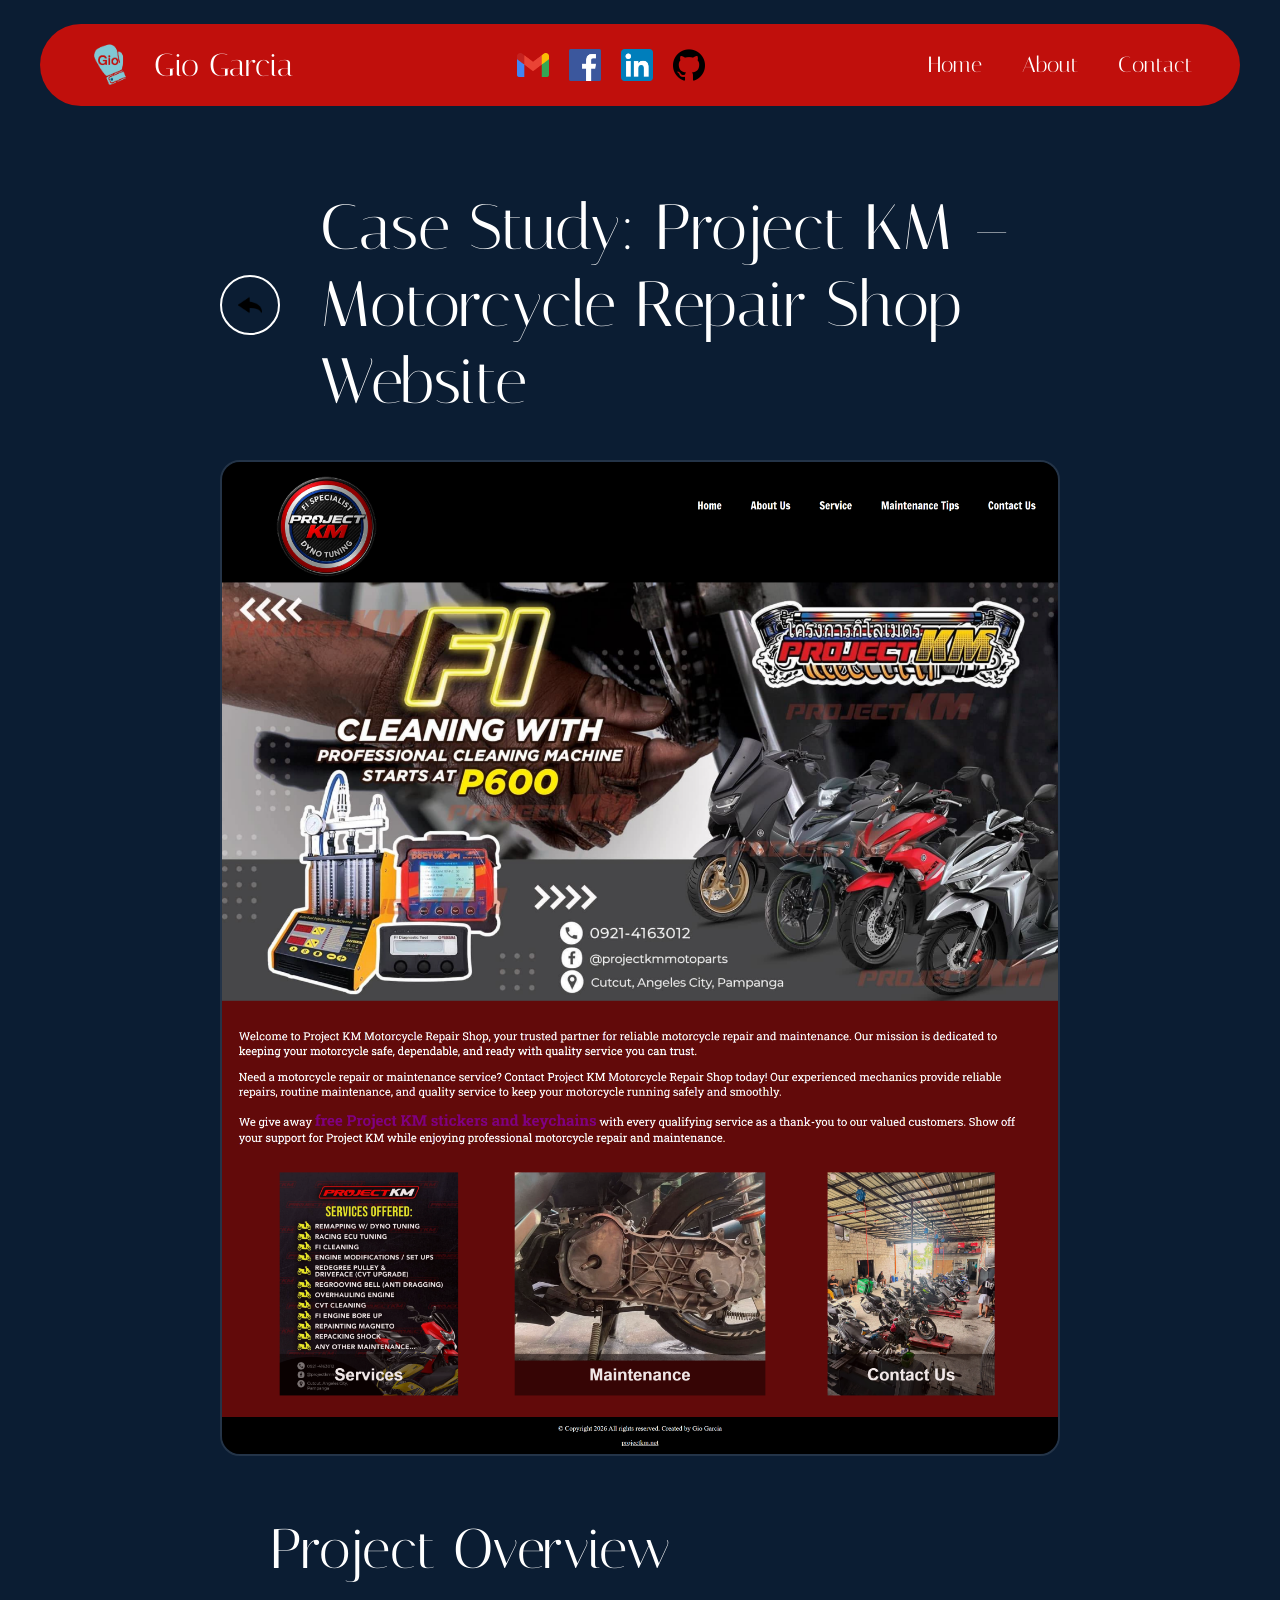
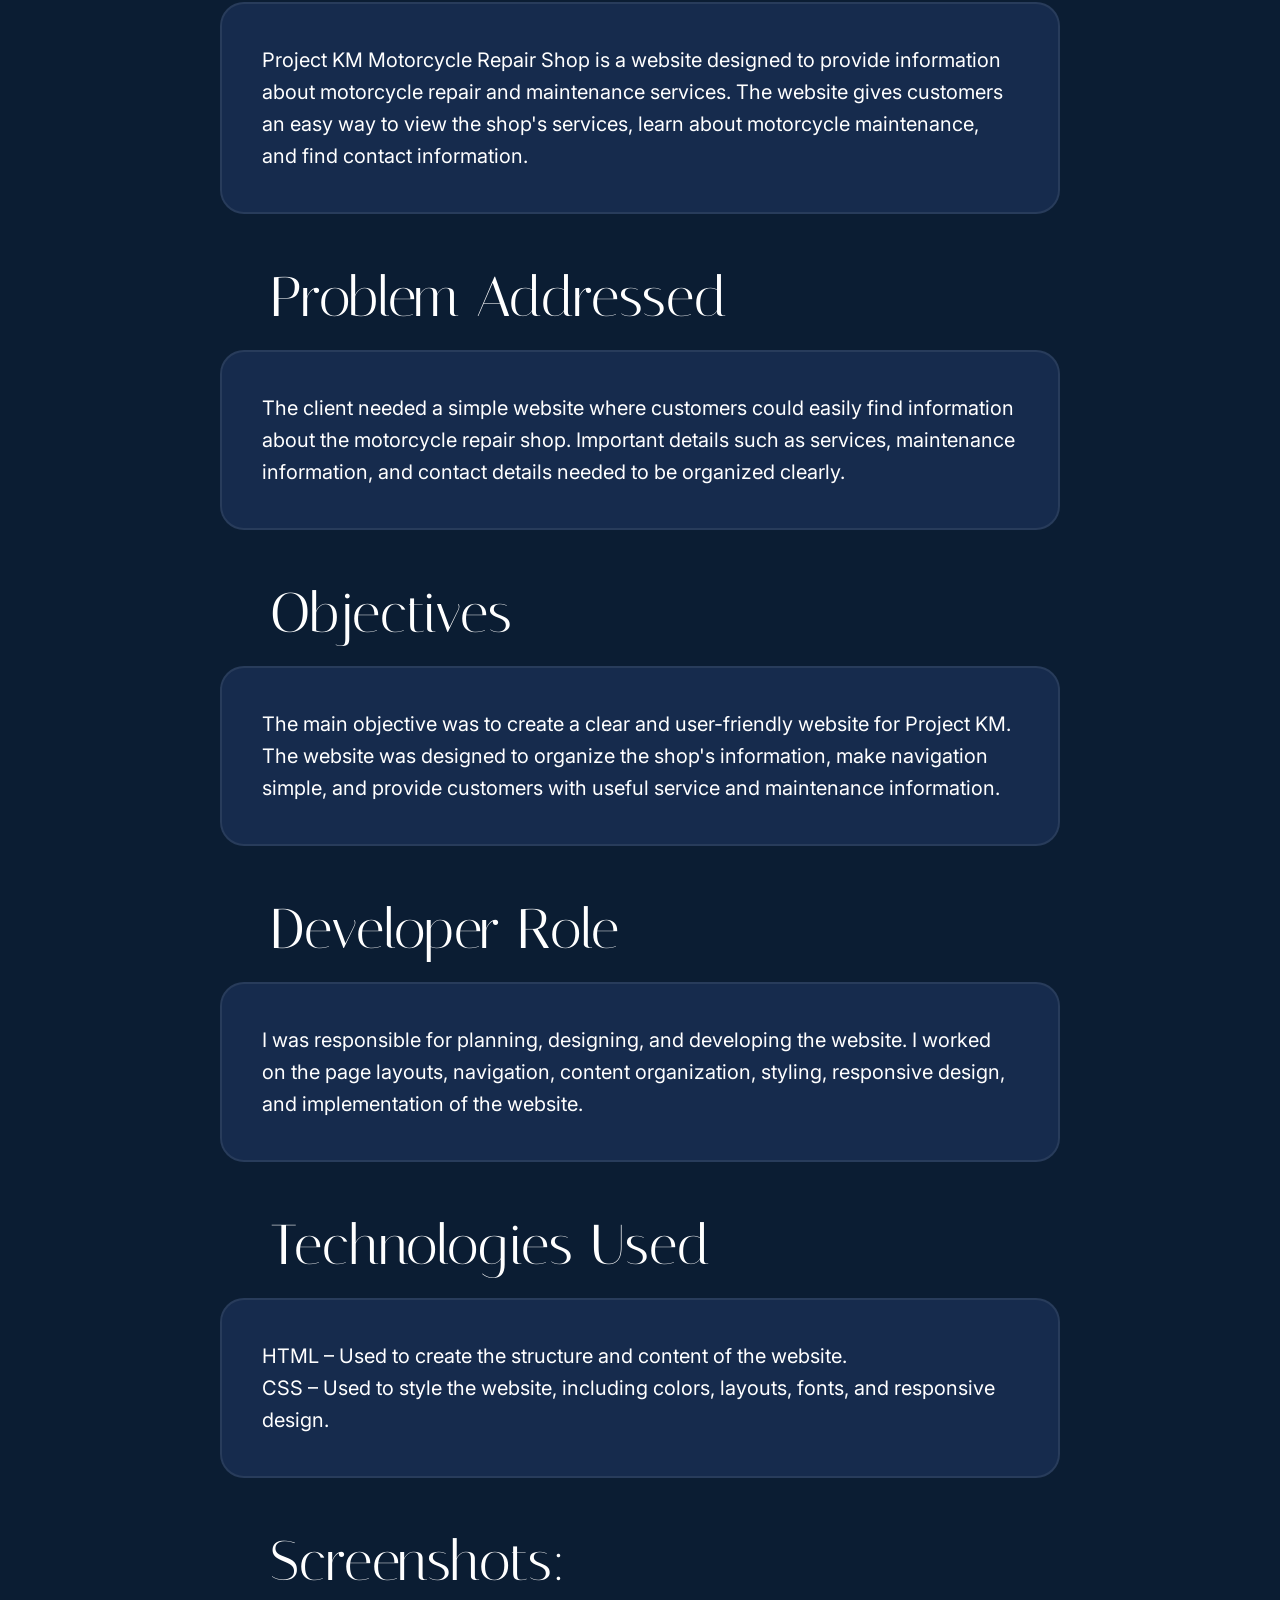
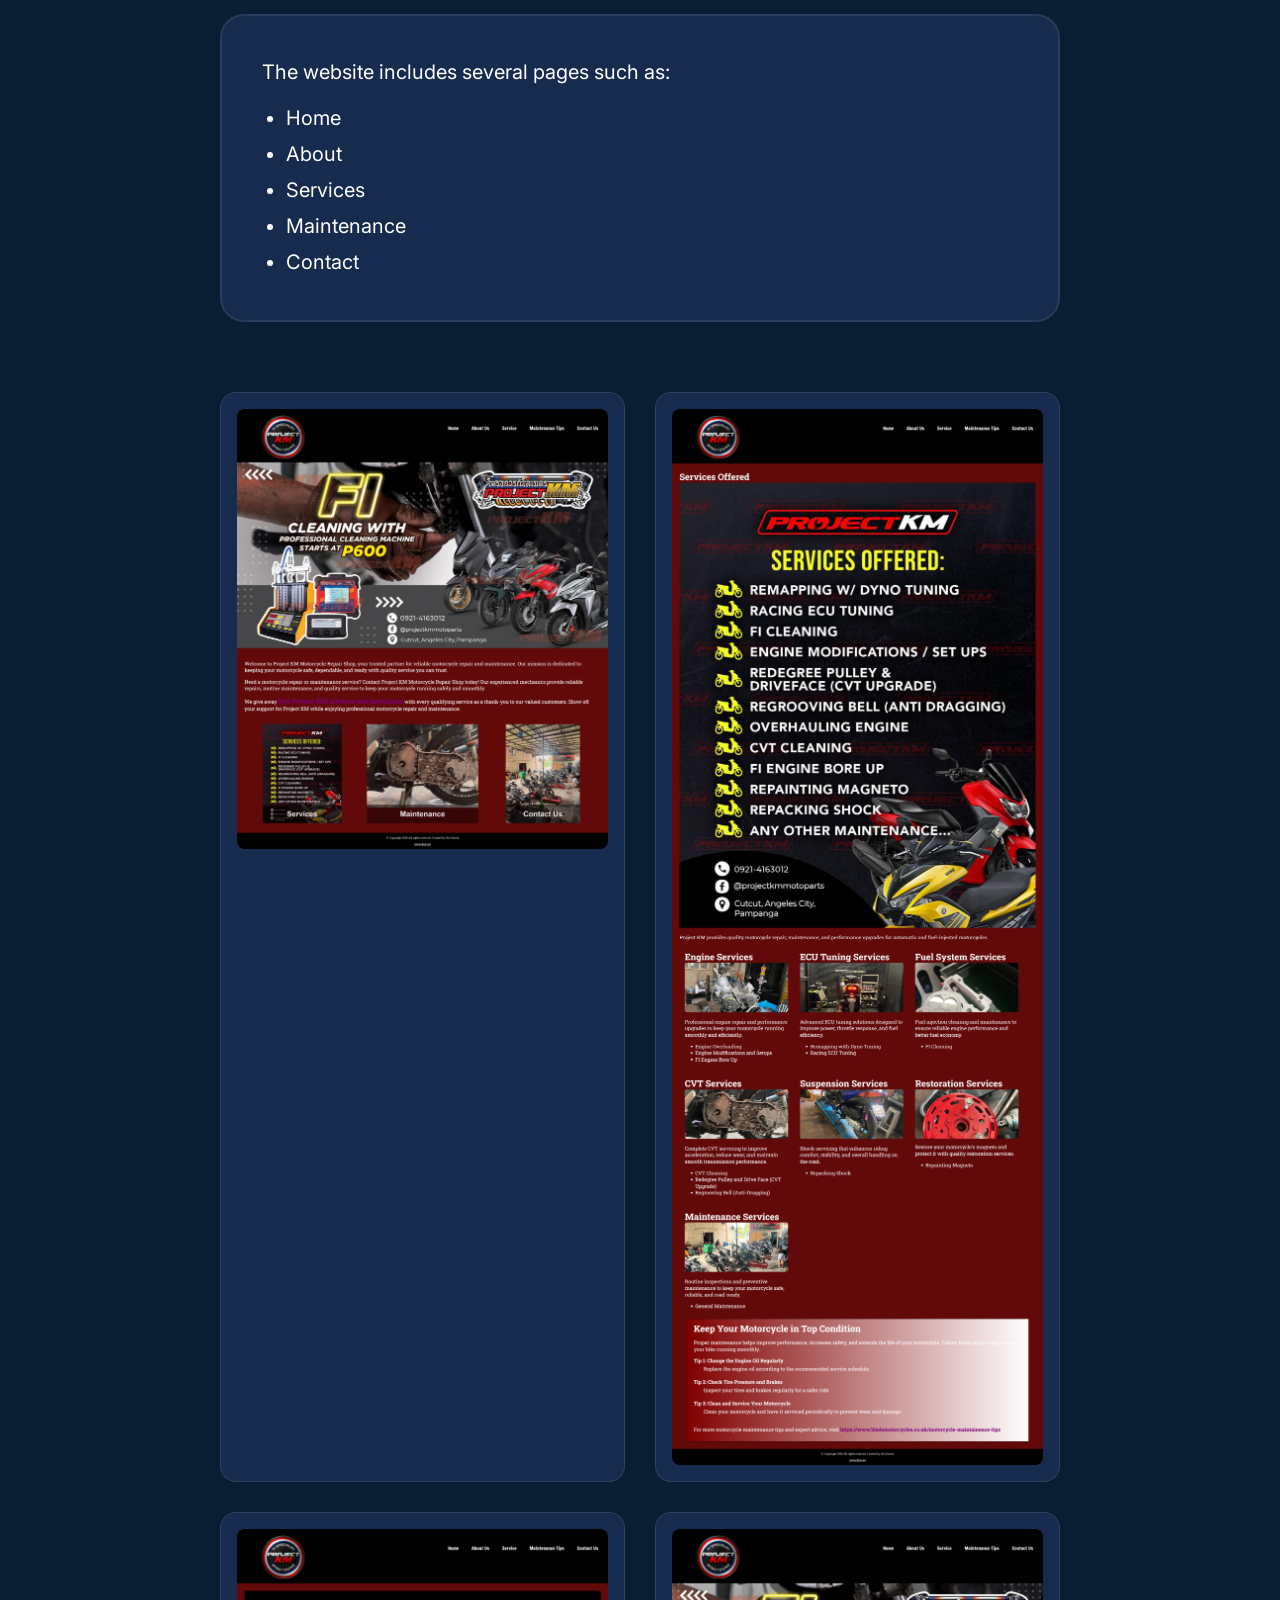
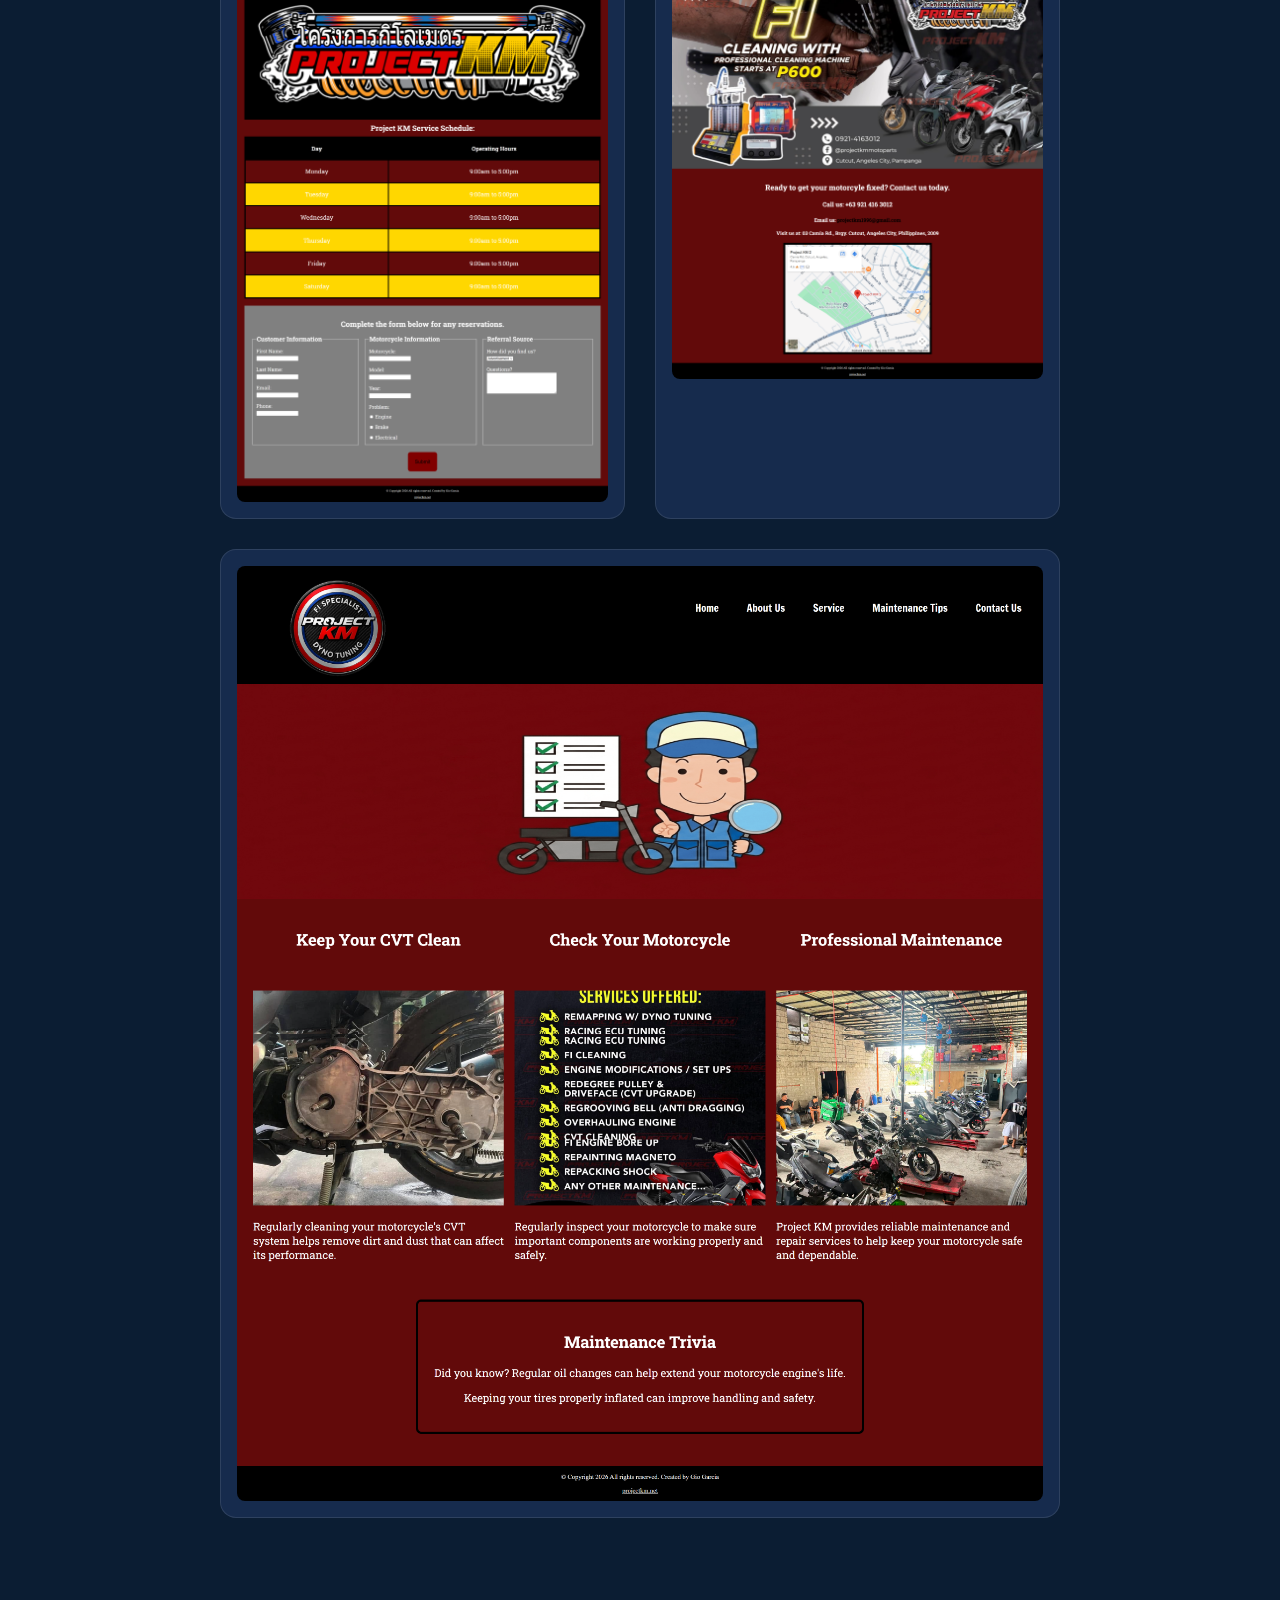
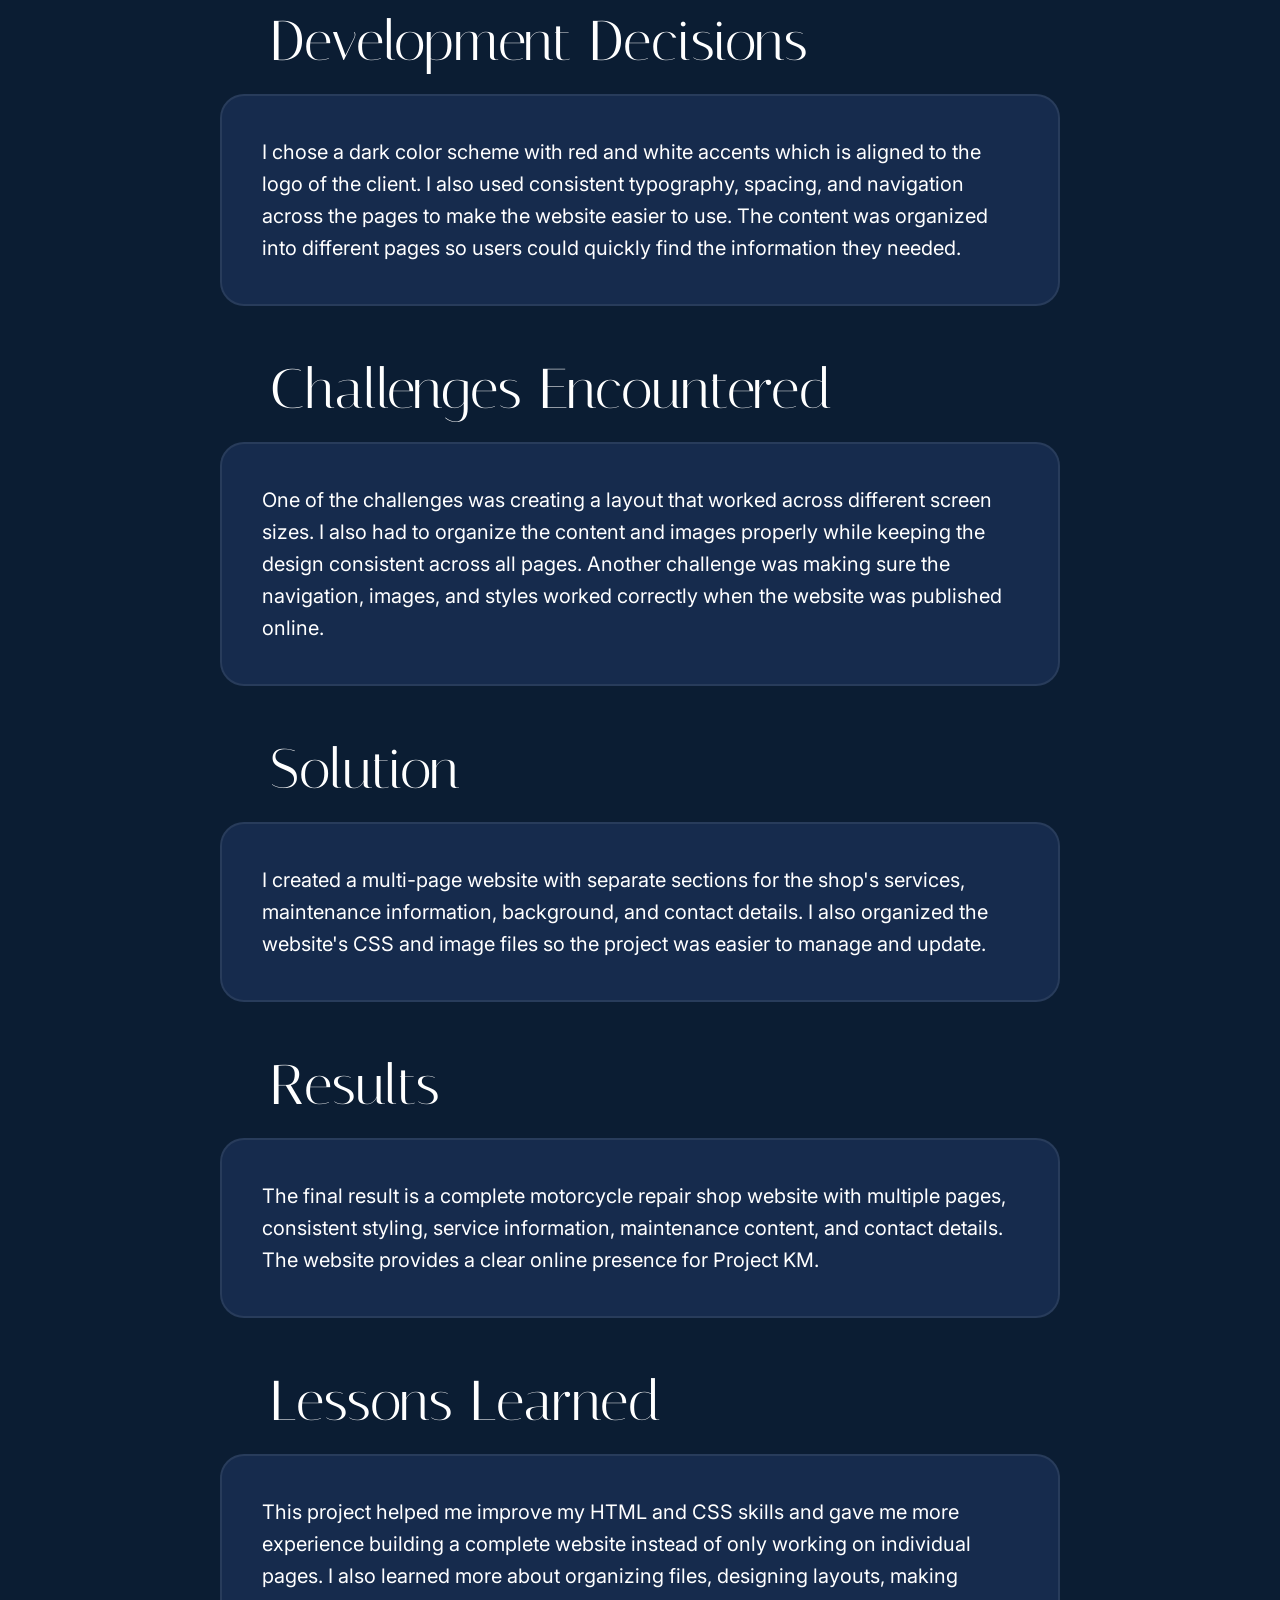
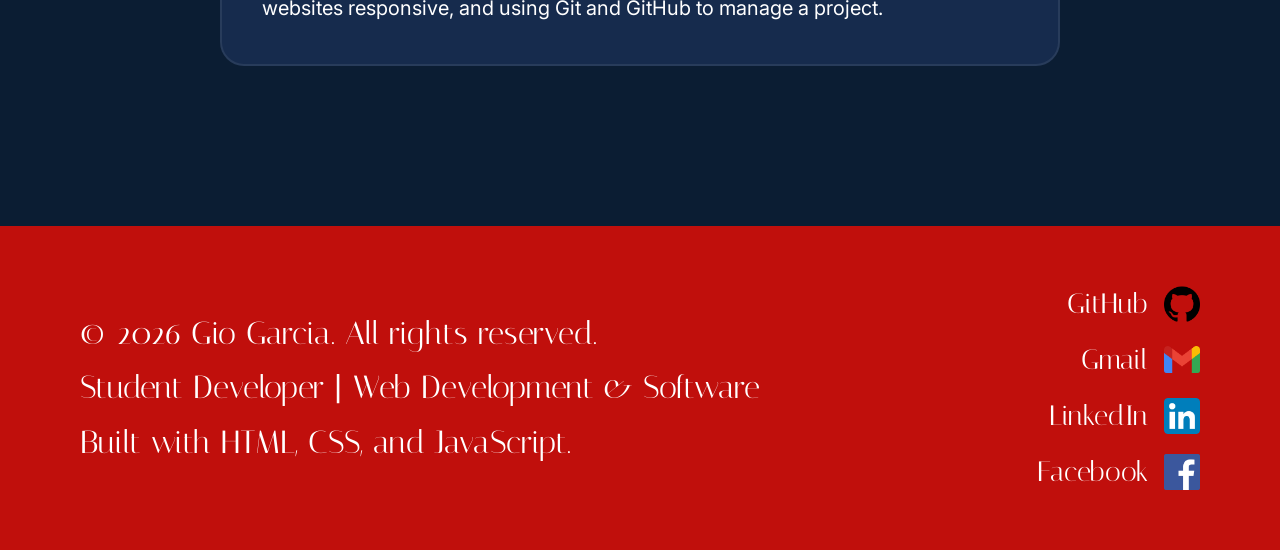
<file: projectkm.html>
<!DOCTYPE html>
<html lang="en">

<head>
    <meta charset="UTF-8">
    <meta name="viewport" content="width=device-width, initial-scale=1.0">
    <title>Case Study: Project KM - Gio Garcia</title>
    
    <link rel="preconnect" href="https://fonts.googleapis.com">
    <link rel="preconnect" href="https://fonts.gstatic.com" crossorigin>
    <link href="https://fonts.googleapis.com/css2?family=Inter:wght@400&family=Italiana&display=swap" rel="stylesheet">
    
    <link rel="stylesheet" href="css/style.css">
    <script src="js/script.js"></script>
    <button id="backToTop" aria-label="Back to top" title="Back to top">
    ↑
    </button>

</head>

<body>

    <header class="header">
        <nav class="navigation">
            <a href="index.html" class="logo-container">
                <img src="img/GIO_LOGO2.png" alt="Gio Logo" class="logo-img">
                <span class="logo-name">Gio Garcia</span>
            </a>

            <div class="nav-socials">
                <a href="https://mail.google.com/mail/?view=cm&fs=1&to=garciagio760@gmail.com"><img src="img/gmail-icon.png" alt="Gmail"></a>
                <a href="https://www.facebook.com/gio.garcia.96199"><img src="img/facebook-icon.png" alt="Facebook"></a>
                <a href="https://www.linkedin.com/in/gio-garcia-95ab38337/" target="_blank"><img src="img/linkedin-icon.png" alt="LinkedIn"></a>
                <a href="https://github.com/Gio31g" target="_blank"><img src="img/github-icon.png" alt="GitHub"></a>
            </div>

            <div class="nav_links">
                <a href="index.html">Home</a>
                <a href="about.html">About</a>
                <a href="contact.html">Contact</a>
            </div>
        </nav>
    </header>

    <main class="case-study-page">

        <div class="contact-header-container">
            <a href="index.html" class="back-button">
                <img src="img/back-icon.png" alt="Back">
            </a>
            <h1 class="case-study-title">Case Study: Project KM – Motorcycle Repair Shop Website</h1>
        </div>

        <!-- Featured Banner Screenshot -->
        <div class="case-study-hero">
            <img src="img/km-home.png" alt="Project KM Hero Screenshot">
        </div>

        <div class="case-study-container">

            <section class="about-section">
                <h2>Project Overview</h2>
                <div class="about-card">
                    <p>Project KM Motorcycle Repair Shop is a website designed to provide information about motorcycle repair and maintenance services. The website gives customers an easy way to view the shop's services, learn about motorcycle maintenance, and find contact information.</p>
                </div>
            </section>

            <section class="about-section">
                <h2>Problem Addressed</h2>
                <div class="about-card">
                    <p>The client needed a simple website where customers could easily find information about the motorcycle repair shop. Important details such as services, maintenance information, and contact details needed to be organized clearly.</p>
                </div>
            </section>

            <section class="about-section">
                <h2>Objectives</h2>
                <div class="about-card">
                    <p>The main objective was to create a clear and user-friendly website for Project KM. The website was designed to organize the shop's information, make navigation simple, and provide customers with useful service and maintenance information.</p>
                </div>
            </section>

            <section class="about-section">
                <h2>Developer Role</h2>
                <div class="about-card">
                    <p>I was responsible for planning, designing, and developing the website. I worked on the page layouts, navigation, content organization, styling, responsive design, and implementation of the website.</p>
                </div>
            </section>

            <section class="about-section">
                <h2>Technologies Used</h2>
                <div class="about-card">
                    <p>HTML – Used to create the structure and content of the website.<br>CSS – Used to style the website, including colors, layouts, fonts, and responsive design.</p>
                </div>
            </section>

            <section class="about-section">
                <h2>Screenshots:</h2>
                <div class="about-card">
                    <p>The website includes several pages such as:</p>
                    <ul class="screenshots-list">
                        <li>Home</li>
                        <li>About</li>
                        <li>Services</li>
                        <li>Maintenance</li>
                        <li>Contact</li>
                    </ul>
                </div>
            </section>

            <!-- Grid of Page Screenshots -->
            <div class="screenshots-grid">
                <div class="screenshot-card">
                    <img src="img/km-home.png" alt="Project KM Home Page">
                </div>
                <div class="screenshot-card">
                    <img src="img/km-about.png" alt="Project KM About Page">
                </div>
                <div class="screenshot-card">
                    <img src="img/km-services.png" alt="Project KM Services Page">
                </div>
                <div class="screenshot-card">
                    <img src="img/km-contact.png" alt="Project KM Contact Page">
                </div>
                <div class="screenshot-card screenshot-card-full">
                    <img src="img/km-maintenance.png" alt="Project KM Maintenance Page">
                </div>
            </div>

            <section class="about-section">
                <h2>Development Decisions</h2>
                <div class="about-card">
                    <p>I chose a dark color scheme with red and white accents which is aligned to the logo of the client. I also used consistent typography, spacing, and navigation across the pages to make the website easier to use. The content was organized into different pages so users could quickly find the information they needed.</p>
                </div>
            </section>

            <section class="about-section">
                <h2>Challenges Encountered</h2>
                <div class="about-card">
                    <p>One of the challenges was creating a layout that worked across different screen sizes. I also had to organize the content and images properly while keeping the design consistent across all pages. Another challenge was making sure the navigation, images, and styles worked correctly when the website was published online.</p>
                </div>
            </section>

            <section class="about-section">
                <h2>Solution</h2>
                <div class="about-card">
                    <p>I created a multi-page website with separate sections for the shop's services, maintenance information, background, and contact details. I also organized the website's CSS and image files so the project was easier to manage and update.</p>
                </div>
            </section>

            <section class="about-section">
                <h2>Results</h2>
                <div class="about-card">
                    <p>The final result is a complete motorcycle repair shop website with multiple pages, consistent styling, service information, maintenance content, and contact details. The website provides a clear online presence for Project KM.</p>
                </div>
            </section>

            <section class="about-section">
                <h2>Lessons Learned</h2>
                <div class="about-card">
                    <p>This project helped me improve my HTML and CSS skills and gave me more experience building a complete website instead of only working on individual pages. I also learned more about organizing files, designing layouts, making websites responsive, and using Git and GitHub to manage a project.</p>
                </div>
            </section>

        </div>

    </main>

    <footer class="footer">
        <div class="footer-content">
            <div class="footer-text">
                <p class="footer-copyright">&copy; 2026 Gio Garcia. All rights reserved.</p>
                <p class="footer-subtitle">Student Developer | Web Development & Software</p>
                <p class="footer-built">Built with HTML, CSS, and JavaScript.</p>
            </div>

            <div class="footer-socials">
                <a href="https://github.com/Gio31g" target="_blank" class="social-link"><span>GitHub</span><img src="img/github-icon.png" alt="GitHub"></a>
                <a href="mailto:garciagio760@gmail.com" class="social-link"><span>Gmail</span><img src="img/gmail-icon.png" alt="Gmail"></a>
                <a href="https://www.linkedin.com/in/gio-garcia-95ab38337/" target="_blank" class="social-link"><span>LinkedIn</span><img src="img/linkedin-icon.png" alt="LinkedIn"></a>
                <a href="https://www.facebook.com/gio.garcia.96199" class="social-link"><span>Facebook</span><img src="img/facebook-icon.png" alt="Facebook"></a>
            </div>
        </div>
    </footer>

</body>
</html>
</file>
<file: css/style.css>
* {
    margin: 0;
    padding: 0;
    box-sizing: border-box;
}

body {
    background-color: #0B1D33;
    color: #FFFFFF;
    font-family: "Inter", sans-serif;
}

/* HEADER CONTAINER */

.header {
    background-color: #C00F0C;
    border-radius: 999px;
    padding: 16px 48px;
    margin: 24px 40px;
}

.navigation {
    display: flex;
    justify-content: space-between;
    align-items: center;
    width: 100%;
}

/* LEFT: LOGO & NAME */

.logo-container {
    display: flex;
    align-items: center;
    gap: 16px;
    text-decoration: none;
}

.logo-img {
    width: 50px;
    height: 50px;
    object-fit: contain;
}

.logo-name {
    font-family: "Italiana", serif;
    font-size: 32px;
    font-weight: 400;
    color: #FFFFFF;
    white-space: nowrap;
}

/* CENTER: SOCIAL ICONS */

.nav-socials {
    display: flex;
    align-items: center;
    gap: 20px;
}

.nav-socials a {
    display: flex;
    align-items: center;
    justify-content: center;
    transition: transform 0.2s ease, opacity 0.2s ease;
}

.nav-socials a:hover {
    transform: translateY(-2px);
    opacity: 0.9;
}

/* UNIFORM HEADER SOCIAL ICONS */

.nav-socials img {
    width: 32px;   
    height: 32px;  
    object-fit: contain;     
}

/* RIGHT: NAVIGATION LINKS */

.nav_links,
.nav-links {
    display: flex;
    align-items: center;
    gap: 40px;
}

.nav_links a,
.nav-links a {
    font-family: "Italiana", serif; 
    font-size: 22px;
    color: #FFFFFF !important;
    text-decoration: none !important;
    white-space: nowrap;
    transition: opacity 0.2s ease, transform 0.2s ease;
}

.nav_links a:hover,
.nav-links a:hover {
    opacity: 0.8;
    transform: translateY(-2px);
}


/* HERO SECTION */

.hero {
    padding: 120px 60px;
    display: flex;
    align-items: center;
    gap: 60px;
}

.hero h1 {
    font-family: "Italiana", serif;
    font-size: 96px;
    font-weight: 400;
    letter-spacing: 2px;
    margin-bottom: 40px;
}

.hero-content {
    flex: 1;
    display: flex;
    flex-direction: column;
    align-items: flex-start;
}

.hero-content h2 {
   font-size: 90px;
}

.about-section h2 {
    margin-bottom: 40px;
    padding: 0 50px;
}

.hero-description {
    font-family: "Inter", sans-serif;
    font-size: 40px;
    max-width: none;
    margin-bottom: 100px;
    padding: 0 50px;
}
.hero-label {
    display: flex;
    align-items: center;
    justify-content: center;
    gap: 12px;
    font-family: "Inter", sans-serif;
    font-size: 24px;
    font-weight: 400;
    margin-bottom: 20px;
    width: 100%;
}

.status-dot {
    width: 16px;
    height: 16px;
    background-color: #22C55E;
    border-radius: 50%;
    box-shadow: 0 0 10px #22C55E;
    display: inline-block;
}


.hero-image img {
    width: 500px;
    height: 450px;
    object-fit: cover;
    border-radius: 50%;
    transform: translateY(-100px);
}

.button {
    display: inline-block;
    padding: 12px 24px;
    font-family: "Inter", sans-serif;
    font-size: 20px;
    font-weight: 400;
    text-decoration: none;
    text-align: center;
}

.hero-buttons {
    display: flex;
    width: 100%;
    padding: 0 50px;
}

.hero-buttons .button:hover {
    background-color: #38BDF8; /* Light blue */
    color: #0B1D33;           /* Dark text for high contrast */
    transform: translateY(-2px);
    box-shadow: 0 4px 12px rgba(56, 189, 248, 0.4);
}

/* Button Light Blue when Clicked (:active) */
.hero-buttons .button:active {
    background-color: #38BDF8;
    color: #0B1D33;
    transform: translateY(0);
    box-shadow: 0 2px 6px rgba(56, 189, 248, 0.3);
}

.primary-button {
    background-color: #C00F0C;
    color: #FFFFFF;
}

.secondary-button {
    background-color: #C00F0C;
    color: #FFFFFF;
    margin-left: auto;
}


/* SKILLS SECTION */

.skills-section .section-heading{
    font-family: "Italiana", serif;
    font-size: 96px;
    font-weight: 400;
    text-align: center;
}
.skills-section {
    padding: 64px 60px;
}

.skills-grid {
    display: grid;
    grid-template-columns: repeat(2, 1fr);
    gap: 16px;
}

.skill-card {
    background-color: #162B4D;
    padding: 16px;
}

.skill-card h3 {
    font-family: "Inter", sans-serif;
    font-size: 30px;
    font-weight: 400;
    margin-bottom: 16px;
}
.skill-card ul {
    padding-left: 24px;
}

.skill-card li {
    font-size: 18px;
    margin-bottom: 8px;
}

/* SKILLS CARD ICONS */

.card-icons {
    display: flex;
    align-items: center;
    gap: 16px;
    margin-top: 24px;
}

.card-icons img {
    width: 40px;
    height: 40px;
    object-fit: contain;
}

/* PROJECTS SECTION */

.projects-section {
    padding: 80px 60px;
}

.projects-section .section-heading h2 {
    font-family: "Italiana", serif;
    font-size: 96px;
    font-weight: 400;
    text-align: center;
    margin-bottom: 60px;
}

.projects-container {
    display: flex;
    flex-direction: column;
    gap: 80px;
    max-width: 900px;
    margin: 0 auto;
}

/* PROJECTS SECTION INTERACTIONS */

.project-card {
    background-color: #162B4D;
    border: 2px solid rgba(255, 255, 255, 0.08);
    border-radius: 24px;
    padding: 56px 48px; /* Taller card with increased padding */
    transition: transform 0.3s ease, box-shadow 0.3s ease;
}

/* Card Shadow & Lift on Hover */
.project-card:hover {
    transform: translateY(-6px);
    box-shadow: 0 16px 40px rgba(0, 0, 0, 0.5);
    border-color: rgba(255, 255, 255, 0.2);
}

/* Card State when Clicked */
.project-card:active {
    transform: translateY(-2px);
    box-shadow: 0 8px 20px rgba(0, 0, 0, 0.4);
}

.project-title {
    font-family: "Italiana", serif;
    font-size: 40px;
    font-weight: 400;
    text-align: center;
    margin-bottom: 30px;
}

/* SCROLLABLE FULL-IMAGE PREVIEW */

.project-preview {
    width: 100%;
    height: 520px;           /* Increased height for a taller preview window */
    overflow-y: auto;        /* Lets users scroll through the full screenshot */
    border-radius: 12px;
    margin-bottom: 40px;     /* Extra space below the image preview */
    background-color: #0B1D33;
    border: 1px solid rgba(255, 255, 255, 0.1);
}

/* Clean scrollbar styling */
.project-preview::-webkit-scrollbar {
    width: 8px;
}

.project-preview::-webkit-scrollbar-track {
    background: #0B1D33;
    border-radius: 0 12px 12px 0;
}

.project-preview::-webkit-scrollbar-thumb {
    background: rgba(255, 255, 255, 0.2);
    border-radius: 4px;
}

.project-preview::-webkit-scrollbar-thumb:hover {
    background: rgba(255, 255, 255, 0.4);
}

.project-preview img {
    width: 100%;
    height: auto;           /* Keeps the full proportions of the image uncropped */
    display: block;
}

.project-description {
    font-family: "Inter", sans-serif;
    font-size: 20px;
    line-height: 1.6;
    text-align: center;
    margin-bottom: 32px;     /* Breathing room below description text */
}

.project-tech {
    font-family: "Inter", sans-serif;
    font-size: 20px;
    text-align: center;
    margin-bottom: 48px;     /* Breathing room between tech list and buttons */
    color: #E2E8F0;
}

.project-buttons {
    display: flex;
    justify-content: center;
    gap: 20px;               /* Spacing between individual buttons */
    flex-wrap: wrap;
    margin-top: 16px;
}

.project-buttons .button {
    background-color: #C00F0C;
    color: #FFFFFF;
    border-radius: 8px;
    margin-left: 0;
    transition: background-color 0.2s ease, color 0.2s ease, transform 0.2s ease, box-shadow 0.2s ease;
}

/* Button Light Blue on Hover */
.project-buttons .button:hover {
    background-color: #38BDF8; /* Light blue */
    color: #0B1D33;           /* Dark text for high contrast */
    transform: translateY(-2px);
    box-shadow: 0 4px 12px rgba(56, 189, 248, 0.4);
}

/* Button Light Blue when Clicked (:active) */
.project-buttons .button:active {
    background-color: #38BDF8;
    color: #0B1D33;
    transform: translateY(0);
    box-shadow: 0 2px 6px rgba(56, 189, 248, 0.3);
}

/* FOOTER SECTION */

.footer {
    background-color: #C00F0C;
    padding: 60px 80px;
    color: #FFFFFF;
    margin-top: 100px;
}

.footer-content {
    display: flex;
    justify-content: space-between;
    align-items: center;
    max-width: 1200px;
    margin: 0 auto;
    flex-wrap: wrap;
    gap: 40px;
}

.footer-text {
    display: flex;
    flex-direction: column;
    gap: 16px;
}

.footer-copyright,
.footer-subtitle,
.footer-built {
    font-family: "Italiana", serif;
    font-size: 32px;
    font-weight: 400;
    line-height: 1.2;
}

.footer-socials {
    display: flex;
    flex-direction: column;
    gap: 20px;
}

.social-link {
    display: flex;
    align-items: center;
    justify-content: flex-end;
    gap: 16px;
    text-decoration: none;
    color: #FFFFFF;
    font-family: "Italiana", serif;
    font-size: 28px;
    transition: opacity 0.2s ease, transform 0.2s ease;
}

.social-link:hover {
    opacity: 0.8;
    transform: translateX(-4px);
}

.social-link img {
    width: 36px;
    height: 36px;
    object-fit: contain;
}

/* CONTACT PAGE LAYOUT */

.contact-page {
    padding: 60px 80px;
}

.contact-header-container {
    display: flex;
    align-items: center;
    gap: 40px;
    margin-bottom: 20px;
}

.back-button {
    display: flex;
    align-items: center;
    justify-content: center;
    width: 60px;
    height: 60px;
    background-color: transparent;
    border: 2px solid #FFFFFF;
    border-radius: 50%;
    transition: opacity 0.2s ease;
}

.back-button img {
    width: 24px;
    height: 24px;
}

.back-button:hover {
    opacity: 0.8;
}

.contact-main-title {
    font-family: "Italiana", serif;
    font-size: 80px;
    font-weight: 400;
}

.contact-subtitle {
    font-family: "Italiana", serif;
    font-size: 48px;
    text-align: center;
    margin-bottom: 60px;
}

.contact-container {
    display: grid;
    grid-template-columns: 1fr 1fr;
    gap: 40px;
    max-width: 1200px;
    margin: 0 auto;
}

/* CARDS */

.contact-info-card,
.contact-form-card {
    background-color: #162B4D;
    border: 2px solid rgba(255, 255, 255, 0.08);
    border-radius: 24px;
    padding: 48px;
    display: flex;
    flex-direction: column;
}

.contact-info-card h2,
.contact-form-card h2 {
    font-family: "Italiana", serif;
    font-size: 40px;
    font-weight: 400;
    margin-bottom: 24px;
}

.contact-prompt {
    font-family: "Inter", sans-serif;
    font-size: 24px;
    margin-bottom: 40px;
}

.contact-detail {
    margin-bottom: 32px;
    display: flex;
    flex-direction: column;
    gap: 6px;
}

.detail-label {
    font-family: "Italiana", serif;
    font-size: 28px;
}

.detail-value {
    font-family: "Inter", sans-serif;
    font-size: 18px;
    color: #93C5FD;
    text-decoration: none;
    word-break: break-all;
}

.detail-value:hover {
    text-decoration: underline;
}

/* AVAILABILITY BADGE */

.availability-badge {
    display: flex;
    align-items: center;
    gap: 12px;
    margin-top: auto;
    font-family: "Inter", sans-serif;
    font-size: 22px;
}

.status-dot {
    width: 20px;
    height: 20px;
    background-color: #22C55E;
    border-radius: 50%;
    box-shadow: 0 0 10px #22C55E;
}

/* FORM FIELDS */

.form-group {
    display: flex;
    flex-direction: column;
    gap: 10px;
    margin-bottom: 24px;
}

.form-group label {
    font-family: "Italiana", serif;
    font-size: 28px;
}

.form-group input,
.form-group textarea {
    background-color: #FFFFFF;
    color: #0B1D33;
    font-family: "Inter", sans-serif;
    font-size: 18px;
    padding: 16px;
    border: none;
    border-radius: 8px;
    outline: none;
}

.form-group input::placeholder,
.form-group textarea::placeholder {
    color: #94A3B8;
}

.submit-button {
    background-color: #C00F0C;
    color: #FFFFFF;
    font-family: "Inter", sans-serif;
    font-size: 20px;
    padding: 14px;
    border: none;
    border-radius: 8px;
    cursor: pointer;
    margin-top: 10px;
    transition: background-color 0.2s ease;
}

.submit-button:hover {
    background-color: #38BDF8;
    color: #0B1D33;
}

/* ABOUT PAGE STYLES */

.about-page {
    padding: 60px 80px;
    max-width: 1000px;
    margin: 0 auto;
}

.about-container {
    display: flex;
    flex-direction: column;
    gap: 60px;
    margin-top: 40px;
}

.about-section h2 {
    font-family: "Italiana", serif;
    font-size: 56px;
    font-weight: 400;
    margin-bottom: 20px;
}

.about-card {
    background-color: #162B4D;
    border: 2px solid rgba(255, 255, 255, 0.08);
    border-radius: 24px;
    padding: 40px;
}

.about-card p {
    font-family: "Inter", sans-serif;
    font-size: 20px;
    line-height: 1.6;
    color: #FFFFFF;
}

/* CASE STUDY PAGE STYLES  */
.back-button img {
    width: 24px;
    height: 24px;
    object-fit: contain; 
}

.case-study-page {
    padding: 60px 80px;
    max-width: 1000px;
    margin: 0 auto;
}

.case-study-title {
    font-family: "Italiana", serif;
    font-size: 64px;
    font-weight: 400;
    line-height: 1.2;
}

.case-study-hero {
    width: 100%;
    margin: 40px 0 60px 0;
    border-radius: 20px;
    overflow: hidden;
    border: 2px solid rgba(255, 255, 255, 0.1);
}

.case-study-hero img {
    width: 100%;
    height: auto;
    display: block;
}

.case-study-container {
    display: flex;
    flex-direction: column;
    gap: 50px;
}

.screenshots-list {
    margin-top: 12px;
    margin-left: 24px;
    font-family: "Inter", sans-serif;
    font-size: 20px;
    line-height: 1.8;
}
.back-button {
    display: flex;
    align-items: center;
    justify-content: center;
    width: 60px;
    height: 60px;
    flex-shrink: 0; 
    background-color: transparent;
    border: 2px solid #FFFFFF;
    border-radius: 50%;
}

.back-button img {
    width: 24px;
    height: 24px;
    object-fit: contain;
}
/* SCREENSHOTS GRID */

.screenshots-grid {
    display: grid;
    grid-template-columns: 1fr 1fr;
    gap: 30px;
    margin: 20px 0 40px 0;
}

.screenshot-card {
    background-color: #162B4D;
    border-radius: 16px;
    padding: 16px;
    border: 1px solid rgba(255, 255, 255, 0.1);
    overflow: hidden;
}

.screenshot-card img {
    width: 100%;
    height: auto;
    border-radius: 8px;
    display: block;
}

.screenshot-card-full {
    grid-column: 1 / -1;
}

/* BACK TO TOP BUTTON */

#backToTop {
    display: none;
    position: fixed;
    bottom: 24px;
    right: 24px;
    z-index: 1000;
    width: 44px;
    height: 44px;
    background-color: #162B4D;
    color: #FFFFFF;
    border: 1px solid #29466B;
    border-radius: 0;
    font-size: 24px;
    cursor: pointer;
}

#backToTop:hover {
    background-color: #C00F0C;
}

#backToTop:focus-visible {
    outline: 2px solid #FFFFFF;
    outline-offset: 3px;
}
/* CUSTOM DARK SCROLLBAR */

::-webkit-scrollbar {
    width: 10px;
}

::-webkit-scrollbar-track {
    background: #0B1D33;
}
::-webkit-scrollbar-thumb {
    background: #C00F0C;
    border-radius: 5px;
}

::-webkit-scrollbar-thumb:hover {
    background: #E0120F;
}


html {
    scrollbar-color: #C00F0C #0B1D33;
    scrollbar-width: thin;
}
/* GENERAL */

html {
    -webkit-text-size-adjust: 100%;
}

img {
    max-width: 100%;
}

h1,
h2,
h3 {
    overflow-wrap: break-word;
}



/* TABLET */

@media (max-width: 1024px) {

    /* HEADER */

    .header {
        padding: 20px 32px;
        margin: 20px;
        border-radius: 40px;
    }

    .navigation {
        flex-wrap: wrap;
        justify-content: space-between;
        gap: 20px;
    }

    .logo-name {
        font-size: 28px;
    }

    .nav_links,
    .nav-links {
        width: 100%;
        justify-content: center;
        flex-wrap: wrap;
        gap: 16px 32px;
    }

    /* HERO */

    .hero {
        flex-direction: column;
        padding: 64px 32px;
        gap: 48px;
    }

    .hero-content {
        width: 100%;
    }

    .hero h1 {
        font-size: clamp(38px, 9vw, 72px);
        margin-bottom: 28px;
    }

    .hero-content h2 {
        font-size: clamp(32px, 7vw, 56px);
    }

    .hero-description {
        font-size: clamp(18px, 3.5vw, 28px);
        line-height: 1.5;
        margin-bottom: 48px;
        padding: 0;
    }

    .hero-buttons {
        padding: 0;
        gap: 16px;
    }

    .hero-image {
        width: 100%;
        display: flex;
        justify-content: center;
    }

    .hero-image img {
        width: min(400px, 100%);
        height: auto;
        aspect-ratio: 10 / 9;
        transform: none;
    }

    /* SKILLS */

    .skills-section {
        padding: 64px 32px;
    }

    .skills-section .section-heading {
        font-size: clamp(36px, 8vw, 64px);
        margin-bottom: 40px;
    }

    .skills-grid {
        gap: 24px;
    }

    .skill-card {
        padding: 28px;
    }

    .skill-card h3 {
        font-size: 26px;
    }

    .skill-card li {
        line-height: 1.5;
        margin-bottom: 12px;
    }

    /* PROJECTS */

    .projects-section {
        padding: 64px 32px;
    }

    .projects-section .section-heading h2 {
        font-size: clamp(36px, 8vw, 64px);
        margin-bottom: 40px;
    }

    .projects-container {
        gap: 56px;
    }

    .project-card {
        padding: 40px 32px;
    }

    .project-title {
        font-size: clamp(26px, 5vw, 36px);
    }

    .project-preview {
        height: 420px;
    }

    .project-description,
    .project-tech {
        font-size: 18px;
        line-height: 1.7;
    }

    .project-buttons {
        gap: 16px;
    }

    /* FOOTER */

    .footer {
        padding: 48px 32px;
        margin-top: 80px;
    }

    .footer-content {
        flex-direction: column;
        align-items: center;
        text-align: center;
        gap: 32px;
    }

    .footer-text,
    .footer-socials {
        align-items: center;
    }

    .footer-copyright,
    .footer-subtitle,
    .footer-built {
        font-size: clamp(22px, 3.5vw, 28px);
    }

    .social-link {
        justify-content: center;
        font-size: 24px;
    }

    /* CONTACT */

    .contact-page {
        padding: 48px 32px;
    }

    .contact-main-title {
        font-size: clamp(36px, 8vw, 64px);
    }

    .contact-subtitle {
        font-size: clamp(22px, 4vw, 32px);
        margin-bottom: 40px;
    }

    .contact-container {
        grid-template-columns: 1fr;
        gap: 32px;
        max-width: 720px;
    }

    .contact-info-card,
    .contact-form-card {
        padding: 36px 28px;
    }

    .contact-info-card h2,
    .contact-form-card h2 {
        font-size: 32px;
    }

    .contact-prompt {
        font-size: 20px;
        line-height: 1.5;
    }

    .detail-label,
    .form-group label {
        font-size: 24px;
    }

    .form-group input,
    .form-group textarea {
        width: 100%;
    }

    /* ABOUT */

    .about-page {
        padding: 48px 32px;
    }

    .about-container {
        gap: 48px;
    }

    .about-section h2 {
        font-size: clamp(32px, 6vw, 44px);
        padding: 0;
    }

    .about-card {
        padding: 32px;
    }

    .about-card p {
        font-size: 18px;
        line-height: 1.7;
    }

    /* CASE STUDY */

    .case-study-page {
        padding: 48px 32px;
    }

    .case-study-title {
        font-size: clamp(32px, 6vw, 48px);
    }

    .case-study-container {
        gap: 40px;
    }

    .screenshots-grid {
        gap: 24px;
    }

    .screenshots-list {
        font-size: 18px;
        line-height: 1.8;
    }
}


/* MOBILE */

@media (max-width: 600px) {

    /* HEADER */

    .header {
        padding: 20px 24px;
        margin: 16px;
        border-radius: 32px;
    }

    .navigation {
        flex-direction: column;
        align-items: center;
        gap: 16px;
    }

    .logo-name {
        font-size: 26px;
    }

    .nav-socials img {
        width: 28px;
        height: 28px;
    }

    .nav_links,
    .nav-links {
        gap: 12px 24px;
    }

    .nav_links a,
    .nav-links a {
        font-size: 20px;
    }

    /* HERO */

    .hero {
        padding: 48px 24px;
        gap: 40px;
    }

    .hero-label {
        font-size: 18px;
    }

    .hero-buttons {
        flex-direction: column;
    }

    .hero-buttons .button {
        width: 100%;
        margin-left: 0;
    }

    .hero-image img {
        width: min(300px, 100%);
    }

    /* SKILLS */

    .skills-section,
    .projects-section {
        padding: 48px 24px;
    }

    .skills-grid {
        grid-template-columns: 1fr;
    }

    .skill-card {
        padding: 24px;
    }

    .skill-card h3 {
        font-size: 24px;
    }

    .skill-card li {
        font-size: 17px;
    }

    .card-icons {
        flex-wrap: wrap;
    }

    /* PROJECTS */

    .project-card {
        padding: 28px 20px;
    }

    .project-preview {
        height: 300px;
    }

    .project-description,
    .project-tech {
        font-size: 17px;
    }

    .project-buttons {
        flex-direction: column;
    }

    .project-buttons .button {
        width: 100%;
    }

    /* FOOTER */

    .footer {
        padding: 40px 24px;
        margin-top: 64px;
    }

    .social-link {
        font-size: 22px;
    }

    /* INNER PAGES */

    .contact-page,
    .about-page,
    .case-study-page {
        padding: 40px 24px;
    }

    /* CONTACT */

    .contact-header-container {
        gap: 20px;
    }

    .back-button {
        width: 52px;
        height: 52px;
    }

    .contact-info-card,
    .contact-form-card {
        padding: 28px 20px;
    }

    .contact-prompt {
        font-size: 18px;
    }

    .detail-value {
        font-size: 16px;
    }

    .availability-badge {
        font-size: 18px;
    }

    /* ABOUT */

    .about-card {
        padding: 24px 20px;
    }

    .about-card p {
        font-size: 17px;
    }

    /* CASE STUDY */

    .screenshots-grid {
        grid-template-columns: 1fr;
    }

    .screenshot-card {
        padding: 12px;
    }

    .screenshots-list {
        font-size: 17px;
    }
}
</file>
